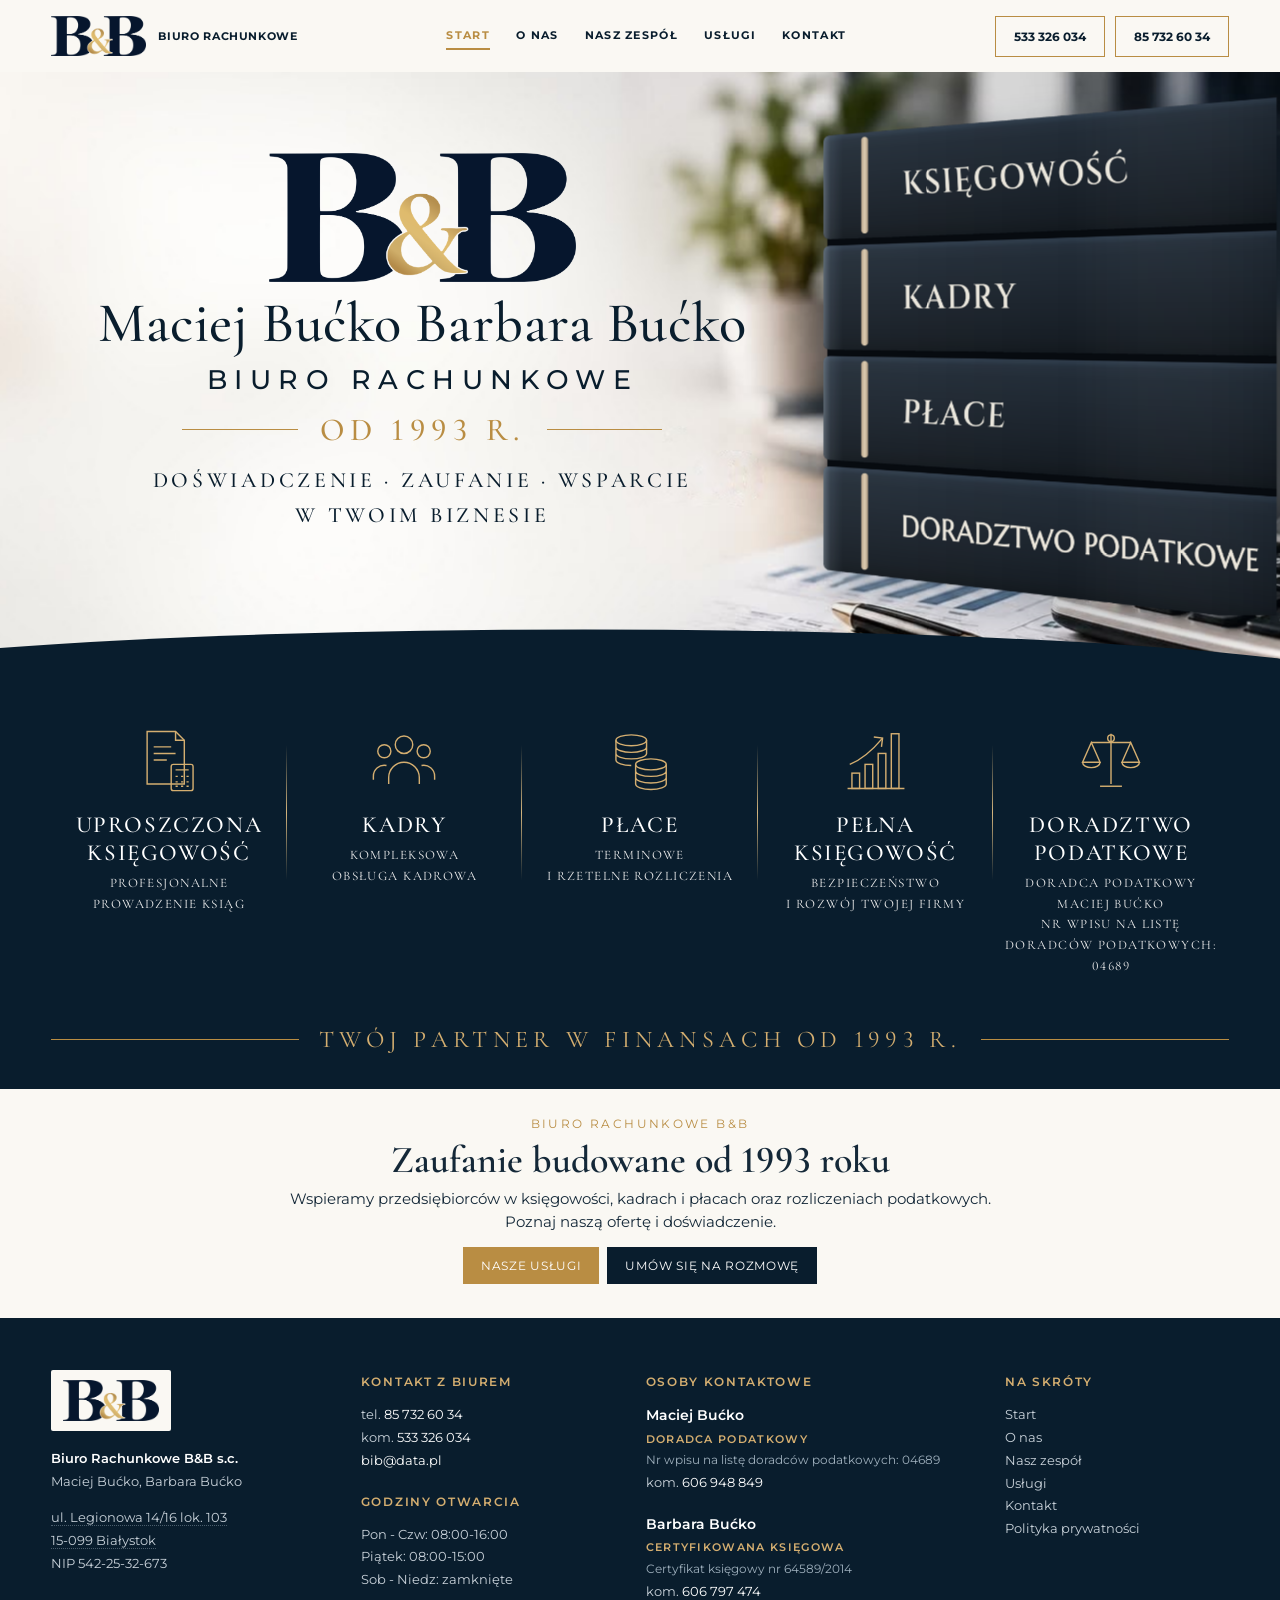
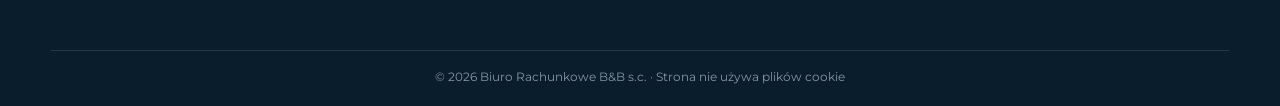
<file: index.html>
<!DOCTYPE html>
<html lang="pl"><head><meta charset="utf-8"/><meta content="width=device-width,initial-scale=1" name="viewport"/><meta content="Biuro Rachunkowe B&amp;B Maciej Bućko, Barbara Bućko - biuro rachunkowe w Białymstoku od 1993 r. Księgowość, kadry, płace, pełna księgowość i doradztwo podatkowe." name="description"/><title>Strona główna | Biuro Rachunkowe Bućko</title><link href="fonty.css?v=18" rel="stylesheet"/><link href="style.css?v=18" rel="stylesheet"/><link href="premium.css?v=18" rel="stylesheet"/><link href="hero-mb.css?v=18" rel="stylesheet"/><link href="wierny-baner.css?v=18" rel="stylesheet"/><link href="poprawki.css?v=18" rel="stylesheet"/><link href="hero-animacja.css?v=18" rel="stylesheet"/><link href="stopka.css?v=18" rel="stylesheet"/></head><body><header class="premium-nav"><a class="premium-brand" href="index.html"><img alt="B&amp;B - Biuro Rachunkowe Bućko" src="logo-bb-maly.png" width="240" height="101"/><span>BIURO RACHUNKOWE</span></a><a aria-label="Zadzwoń: 533 326 034" class="mobile-call" href="tel:+48533326034"><svg width="18" height="18" viewBox="0 0 24 24" aria-hidden="true"><path d="M5 4h3.5l1.8 4.5-2.3 1.4a11 11 0 0 0 6.1 6.1l1.4-2.3L20 15.5V19a1 1 0 0 1-1 1A16 16 0 0 1 4 5a1 1 0 0 1 1-1z"/></svg></a><button aria-expanded="false" aria-label="Pokaż menu" class="mobile-menu">☰</button><nav class="premium-links"><a class="current" href="index.html">START</a><a href="dlaczego-my.html">O NAS</a><a href="zespol.html">NASZ ZESPÓŁ</a><a href="uslugi.html">USŁUGI</a><a href="kontakt.html">KONTAKT</a></nav><div class="header-phones"><a class="premium-phone" href="tel:+48533326034">533 326 034</a><a class="premium-phone" href="tel:+48857326034">85 732 60 34</a></div></header>
<main><section class="mb-hero hero-live" aria-label="Biuro Rachunkowe Maciej Barbara Bućko - od 1993 roku"><div class="hero-bg" aria-hidden="true"><img alt="" class="hero-books" height="900" src="ksiegi-hero.png" width="786"/></div><div class="mb-center hero-text"><img alt="B&amp;B - Biuro Rachunkowe" class="mb-logo" height="419" src="logo-bb.png" width="1000"/><h1>Maciej Bućko <span>Barbara Bućko</span></h1><p class="mb-sub">BIURO RACHUNKOWE</p><p class="mb-since">OD 1993 R.</p><p class="mb-motto">DOŚWIADCZENIE · ZAUFANIE · WSPARCIE<br/>W TWOIM BIZNESIE</p></div></section><section class="mb-services" aria-label="Zakres usług"><div class="mb-services-grid"><a class="mb-service" href="uslugi.html"><svg width="70" height="70" viewBox="0 0 64 64" aria-hidden="true"><path d="M12 6h26l8 8v40H12z"/><path d="M38 6v8h8"/><path d="M18 20h16M18 26h20M18 32h12"/><rect x="34" y="36" width="20" height="24" rx="2"/><path d="M38 41h12M38 47h2M43 47h2M48 47h2M38 52h2M43 52h2M48 52h2M38 56h2M43 56h2M48 56h2"/></svg><h2>UPROSZCZONA KSIĘGOWOŚĆ</h2><p>PROFESJONALNE<br/>PROWADZENIE KSIĄG</p></a><a class="mb-service" href="uslugi.html"><svg width="70" height="70" viewBox="0 0 64 64" aria-hidden="true"><circle cx="32" cy="18" r="8"/><path d="M18 54v-6a14 14 0 0 1 28 0v6"/><circle cx="14" cy="24" r="6"/><path d="M4 50v-3a10 10 0 0 1 12-10"/><circle cx="50" cy="24" r="6"/><path d="M60 50v-3a10 10 0 0 0-12-10"/></svg><h2>KADRY</h2><p>KOMPLEKSOWA<br/>OBSŁUGA KADROWA</p></a><a class="mb-service" href="uslugi.html"><svg width="70" height="70" viewBox="0 0 64 64" aria-hidden="true"><ellipse cx="24" cy="14" rx="14" ry="5"/><path d="M10 14v6c0 2.8 6.3 5 14 5s14-2.2 14-5v-6M10 20v6c0 2.8 6.3 5 14 5s14-2.2 14-5v-6M10 26v6c0 2.8 6.3 5 14 5"/><ellipse cx="42" cy="36" rx="14" ry="5"/><path d="M28 36v6c0 2.8 6.3 5 14 5s14-2.2 14-5v-6M28 42v6c0 2.8 6.3 5 14 5s14-2.2 14-5v-6M28 48v6c0 2.8 6.3 5 14 5s14-2.2 14-5v-6"/></svg><h2>PŁACE</h2><p>TERMINOWE<br/>I RZETELNE ROZLICZENIA</p></a><a class="mb-service" href="uslugi.html"><svg width="70" height="70" viewBox="0 0 64 64" aria-hidden="true"><path d="M6 58h52"/><rect x="10" y="44" width="7" height="14"/><rect x="22" y="36" width="7" height="22"/><rect x="34" y="26" width="7" height="32"/><rect x="46" y="8" width="7" height="50"/><path d="M8 36c10-4 20-12 30-24"/><path d="M30 11l8 1-1 8"/></svg><h2>PEŁNA KSIĘGOWOŚĆ</h2><p>BEZPIECZEŃSTWO<br/>I ROZWÓJ TWOJEJ FIRMY</p></a><a class="mb-service" href="uslugi.html"><svg width="70" height="70" viewBox="0 0 64 64" aria-hidden="true"><path d="M32 8v46"/><path d="M22 56h20"/><path d="M14 16h36"/><circle cx="32" cy="12" r="3"/><path d="M14 16 6 34h16zM50 16l-8 18h16z"/><path d="M6 34a8 5 0 0 0 16 0M42 34a8 5 0 0 0 16 0"/></svg><h2>DORADZTWO PODATKOWE</h2><p>DORADCA PODATKOWY<br/>MACIEJ BUĆKO<br/>NR WPISU NA LISTĘ DORADCÓW PODATKOWYCH: 04689</p></a></div><p class="mb-services-end">TWÓJ PARTNER W FINANSACH OD 1993 R.</p></section><section class="mb-next"><span>BIURO RACHUNKOWE B&amp;B</span><h2 class="reveal-tile">Zaufanie budowane od 1993 roku</h2><p class="reveal-tile">Wspieramy przedsiębiorców w księgowości, kadrach i płacach oraz rozliczeniach podatkowych. Poznaj naszą ofertę i doświadczenie.</p><div class="reveal-tile"><a class="mb-btn" href="uslugi.html">NASZE USŁUGI</a><a class="mb-btn secondary" href="kontakt.html">UMÓW SIĘ NA ROZMOWĘ</a></div></section></main><footer class="site-footer"><div class="footer-grid"><div class="footer-col footer-brand"><img alt="B&amp;B - Biuro Rachunkowe" src="logo-bb-maly.png" width="120" height="50"/><p><b>Biuro Rachunkowe B&amp;B s.c.</b><br/>Maciej Bućko, Barbara Bućko</p><p><a class="map-link" href="https://maps.app.goo.gl/vNTqCQceU32byZa97" rel="noopener" target="_blank">ul. Legionowa 14/16 lok. 103<br/>15-099 Białystok</a><br/>NIP 542-25-32-673</p></div><div class="footer-col"><h3>Kontakt z biurem</h3><p>tel. <a href="tel:+48857326034">85 732 60 34</a><br/>kom. <a href="tel:+48533326034">533 326 034</a><br/><a href="mailto:bib@data.pl">bib@data.pl</a></p><h3 class="fh-2">Godziny otwarcia</h3><p>Pon - Czw: 08:00-16:00<br/>Piątek: 08:00-15:00<br/>Sob - Niedz: zamknięte</p></div><div class="footer-col footer-team"><h3>Osoby kontaktowe</h3><p><b>Maciej Bućko</b><br/><span class="ft-role">Doradca podatkowy</span><br/><span class="ft-cred">Nr wpisu na listę doradców podatkowych: 04689</span><br/>kom. <a href="tel:+48606948849">606 948 849</a></p><p><b>Barbara Bućko</b><br/><span class="ft-role">Certyfikowana księgowa</span><br/><span class="ft-cred">Certyfikat księgowy nr 64589/2014</span><br/>kom. <a href="tel:+48606797474">606 797 474</a></p></div><div class="footer-col"><h3>Na skróty</h3><p class="footer-links"><a href="index.html">Start</a><a href="dlaczego-my.html">O nas</a><a href="zespol.html">Nasz zespół</a><a href="uslugi.html">Usługi</a><a href="kontakt.html">Kontakt</a><a href="prywatnosc.html">Polityka prywatności</a></p></div></div><div class="footer-bottom">© 2026 Biuro Rachunkowe B&amp;B s.c. · Strona nie używa plików cookie</div></footer><script defer="" src="animacje.js?v=18"></script><script>document.querySelector('.mobile-menu').addEventListener('click',function(){let n=document.querySelector('.premium-links');n.classList.toggle('expanded');this.setAttribute('aria-expanded',n.classList.contains('expanded'))})</script><script defer="" src="teksty.js?v=18"></script></body></html>
</file>
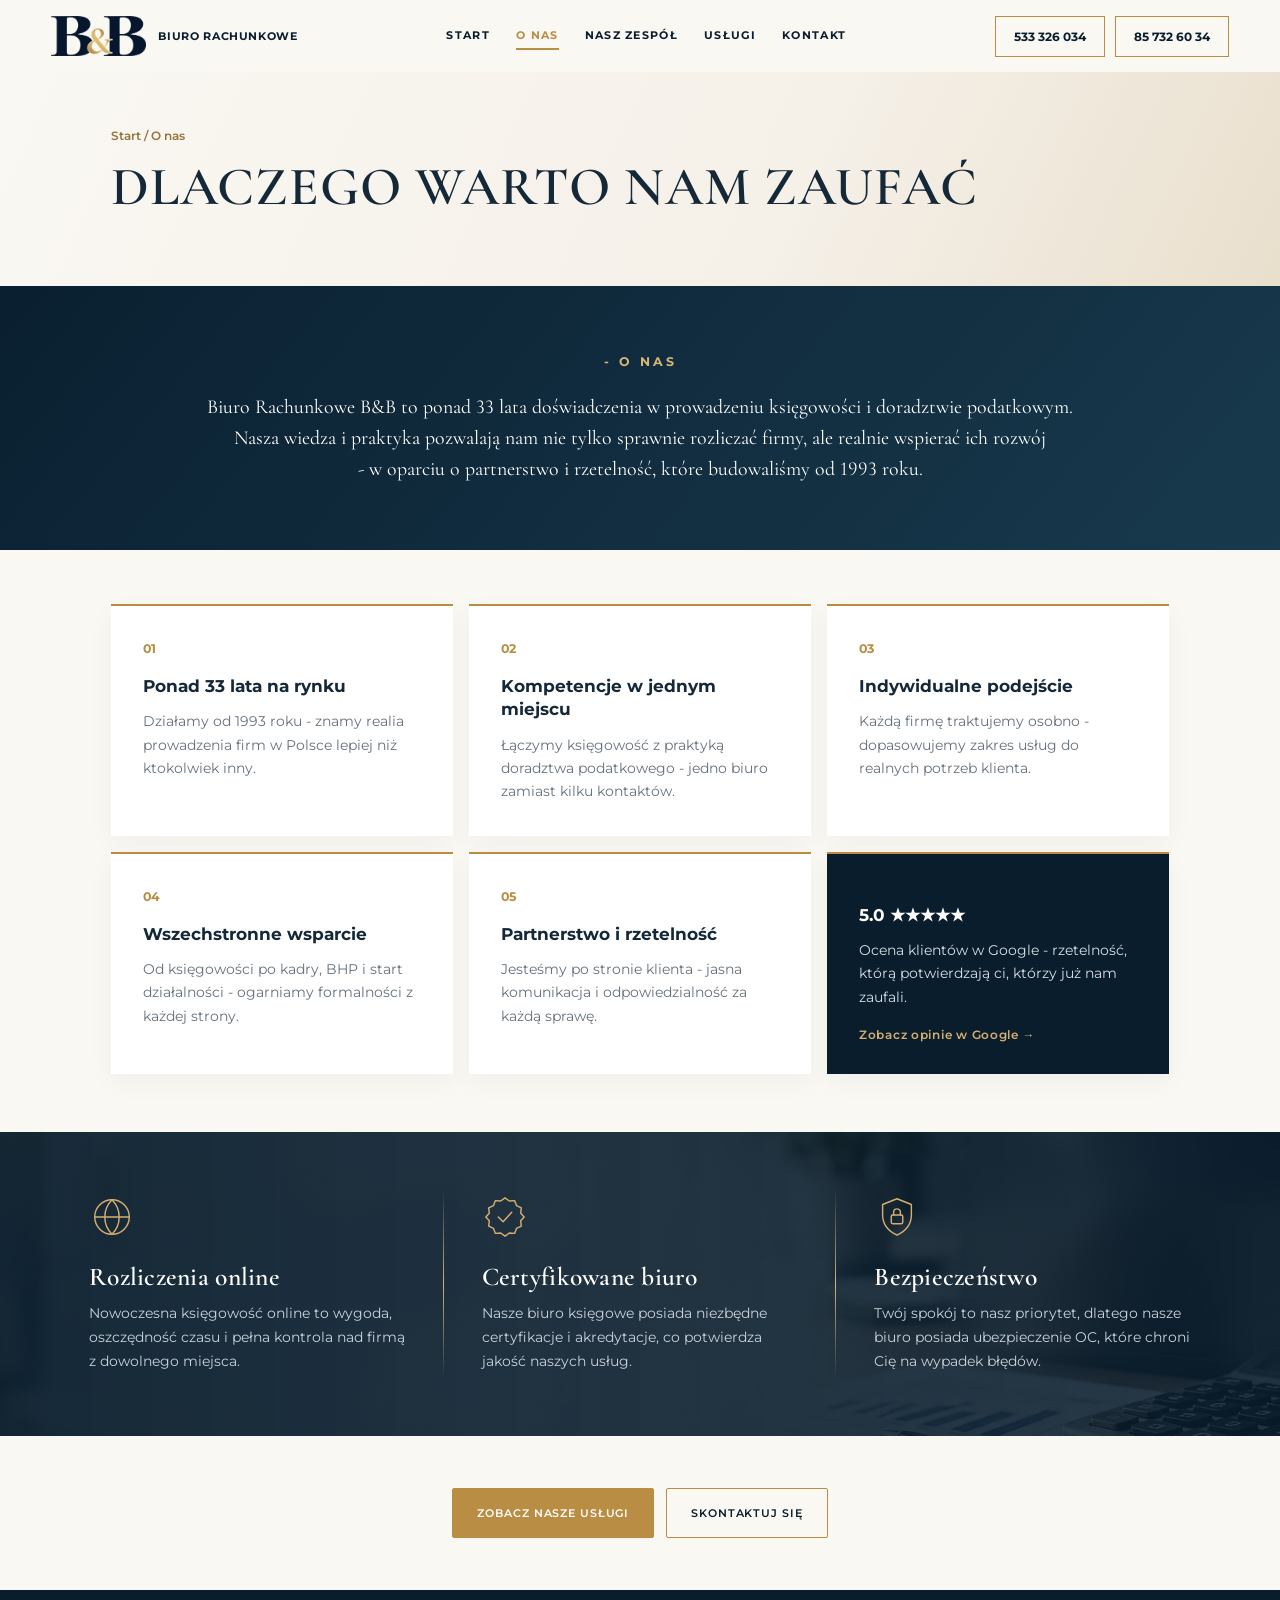
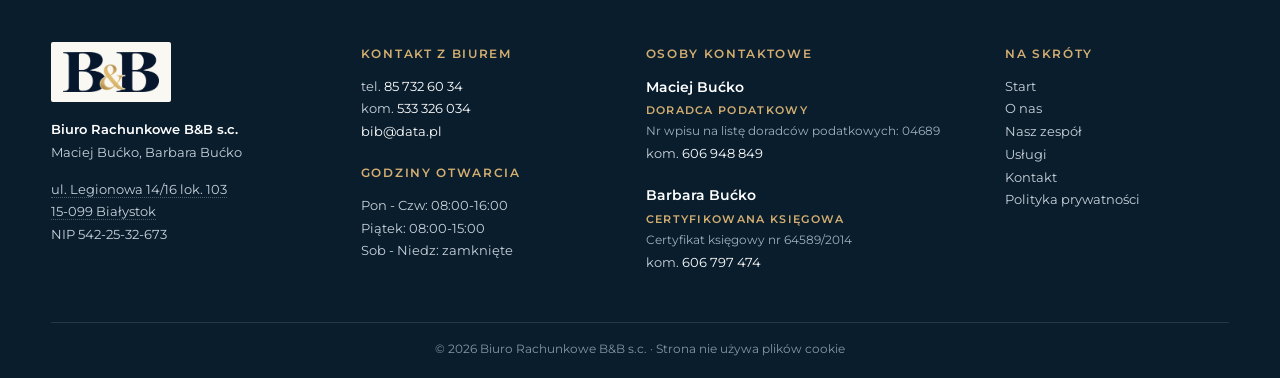
<file: dlaczego-my.html>
<!DOCTYPE html>
<html lang="pl"><head><meta charset="utf-8"/><meta content="width=device-width,initial-scale=1" name="viewport"/><meta content="Biuro Rachunkowe Bućko w Białymstoku. Księgowość, kadry, płace i doradztwo podatkowe od 1993 roku." name="description"/><title>O nas | Biuro Rachunkowe Bućko</title><link href="fonty.css?v=18" rel="stylesheet"/><link href="style.css?v=18" rel="stylesheet"/><link href="premium.css?v=18" rel="stylesheet"/><link href="hero-mb.css?v=18" rel="stylesheet"/><link href="poprawki.css?v=18" rel="stylesheet"/><link href="stopka.css?v=18" rel="stylesheet"/></head><body><header class="premium-nav"><a class="premium-brand" href="index.html"><img alt="B&amp;B - Biuro Rachunkowe Bućko" src="logo-bb-maly.png" width="240" height="101"/><span>BIURO RACHUNKOWE</span></a><a aria-label="Zadzwoń: 533 326 034" class="mobile-call" href="tel:+48533326034"><svg width="18" height="18" viewBox="0 0 24 24" aria-hidden="true"><path d="M5 4h3.5l1.8 4.5-2.3 1.4a11 11 0 0 0 6.1 6.1l1.4-2.3L20 15.5V19a1 1 0 0 1-1 1A16 16 0 0 1 4 5a1 1 0 0 1 1-1z"/></svg></a><button aria-expanded="false" aria-label="Pokaż menu" class="mobile-menu">☰</button><nav aria-label="Menu główne" class="premium-links"><a href="index.html">START</a><a class="current" href="dlaczego-my.html">O NAS</a><a href="zespol.html">NASZ ZESPÓŁ</a><a href="uslugi.html">USŁUGI</a><a href="kontakt.html">KONTAKT</a></nav><div class="header-phones"><a class="premium-phone" href="tel:+48533326034">533 326 034</a><a class="premium-phone" href="tel:+48857326034">85 732 60 34</a></div></header><section class="sky"><div class="container page-head"><div class="crumb"><a href="index.html">Start</a> / O nas</div><h1>DLACZEGO WARTO NAM ZAUFAĆ</h1></div></section><section class="quote"><div class="container"><small>- O NAS</small><p class="quote-compact"><span>Biuro Rachunkowe B&amp;B to ponad 33 lata doświadczenia w prowadzeniu księgowości i doradztwie podatkowym.</span> <span>Nasza wiedza i praktyka pozwalają nam nie tylko sprawnie rozliczać firmy, ale realnie wspierać ich rozwój</span> <span>- w oparciu o partnerstwo i rzetelność, które budowaliśmy od 1993 roku.</span></p></div></section><section class="container trust"><article><small>01</small><h3>Ponad 33 lata na rynku</h3><p>Działamy od 1993 roku - znamy realia prowadzenia firm w Polsce lepiej niż ktokolwiek inny.</p></article><article><small>02</small><h3>Kompetencje w jednym miejscu</h3><p>Łączymy księgowość z praktyką doradztwa podatkowego - jedno biuro zamiast kilku kontaktów.</p></article><article><small>03</small><h3>Indywidualne podejście</h3><p>Każdą firmę traktujemy osobno - dopasowujemy zakres usług do realnych potrzeb klienta.</p></article><article><small>04</small><h3>Wszechstronne wsparcie</h3><p>Od księgowości po kadry, BHP i start działalności - ogarniamy formalności z każdej strony.</p></article><article><small>05</small><h3>Partnerstwo i rzetelność</h3><p>Jesteśmy po stronie klienta - jasna komunikacja i odpowiedzialność za każdą sprawę.</p></article><a class="dark rating-tile" href="https://maps.app.goo.gl/vNTqCQceU32byZa97" rel="noopener" target="_blank"><h3>5.0 ★★★★★</h3><p>Ocena klientów w Google - rzetelność, którą potwierdzają ci, którzy już nam zaufali.</p><span class="rating-cta">Zobacz opinie w Google →</span></a></section><section class="trust-band" aria-label="Nasze atuty"><div class="trust-band-grid"><div class="tb-item"><svg width="46" height="46" viewBox="0 0 48 48" aria-hidden="true"><circle cx="24" cy="24" r="18"/><path d="M6 24h36M24 6c5 5 7.5 11 7.5 18S29 37 24 42M24 6c-5 5-7.5 11-7.5 18S19 37 24 42"/></svg><h3>Rozliczenia online</h3><p>Nowoczesna księgowość online to wygoda, oszczędność czasu i pełna kontrola nad firmą z dowolnego miejsca.</p></div><div class="tb-item"><svg width="46" height="46" viewBox="0 0 48 48" aria-hidden="true"><path d="M24 4l4.5 3.3 5.5-.4 2 5.2 5 2.4-.6 5.5L44 24l-3.6 4 .6 5.5-5 2.4-2 5.2-5.5-.4L24 44l-4.5-3.3-5.5.4-2-5.2-5-2.4.6-5.5L4 24l3.6-4L7 14.5l5-2.4 2-5.2 5.5.4z"/><path d="m17 24 5 5 9-10"/></svg><h3>Certyfikowane biuro</h3><p>Nasze biuro księgowe posiada niezbędne certyfikacje i akredytacje, co potwierdza jakość naszych usług.</p></div><div class="tb-item"><svg width="46" height="46" viewBox="0 0 48 48" aria-hidden="true"><path d="M24 5 9 11v11c0 10 6.5 17 15 21 8.5-4 15-11 15-21V11z"/><rect x="18" y="22" width="12" height="9" rx="1.5"/><path d="M20.5 22v-3a3.5 3.5 0 0 1 7 0v3"/></svg><h3>Bezpieczeństwo</h3><p>Twój spokój to nasz priorytet, dlatego nasze biuro posiada ubezpieczenie OC, które chroni Cię na wypadek błędów.</p></div></div></section><div class="actions"><a class="btn" href="uslugi.html">ZOBACZ NASZE USŁUGI</a><a class="btn outline" href="kontakt.html">SKONTAKTUJ SIĘ</a></div><footer class="site-footer"><div class="footer-grid"><div class="footer-col footer-brand"><img alt="B&amp;B - Biuro Rachunkowe" src="logo-bb-maly.png" width="120" height="50"/><p><b>Biuro Rachunkowe B&amp;B s.c.</b><br/>Maciej Bućko, Barbara Bućko</p><p><a class="map-link" href="https://maps.app.goo.gl/vNTqCQceU32byZa97" rel="noopener" target="_blank">ul. Legionowa 14/16 lok. 103<br/>15-099 Białystok</a><br/>NIP 542-25-32-673</p></div><div class="footer-col"><h3>Kontakt z biurem</h3><p>tel. <a href="tel:+48857326034">85 732 60 34</a><br/>kom. <a href="tel:+48533326034">533 326 034</a><br/><a href="mailto:bib@data.pl">bib@data.pl</a></p><h3 class="fh-2">Godziny otwarcia</h3><p>Pon - Czw: 08:00-16:00<br/>Piątek: 08:00-15:00<br/>Sob - Niedz: zamknięte</p></div><div class="footer-col footer-team"><h3>Osoby kontaktowe</h3><p><b>Maciej Bućko</b><br/><span class="ft-role">Doradca podatkowy</span><br/><span class="ft-cred">Nr wpisu na listę doradców podatkowych: 04689</span><br/>kom. <a href="tel:+48606948849">606 948 849</a></p><p><b>Barbara Bućko</b><br/><span class="ft-role">Certyfikowana księgowa</span><br/><span class="ft-cred">Certyfikat księgowy nr 64589/2014</span><br/>kom. <a href="tel:+48606797474">606 797 474</a></p></div><div class="footer-col"><h3>Na skróty</h3><p class="footer-links"><a href="index.html">Start</a><a href="dlaczego-my.html">O nas</a><a href="zespol.html">Nasz zespół</a><a href="uslugi.html">Usługi</a><a href="kontakt.html">Kontakt</a><a href="prywatnosc.html">Polityka prywatności</a></p></div></div><div class="footer-bottom">© 2026 Biuro Rachunkowe B&amp;B s.c. · Strona nie używa plików cookie</div></footer><script defer="" src="animacje.js?v=18"></script><script>document.querySelector('.mobile-menu').addEventListener('click',function(){let n=document.querySelector('.premium-links');n.classList.toggle('expanded');this.setAttribute('aria-expanded',n.classList.contains('expanded'))})</script><script defer="" src="teksty.js?v=18"></script></body></html>
</file>
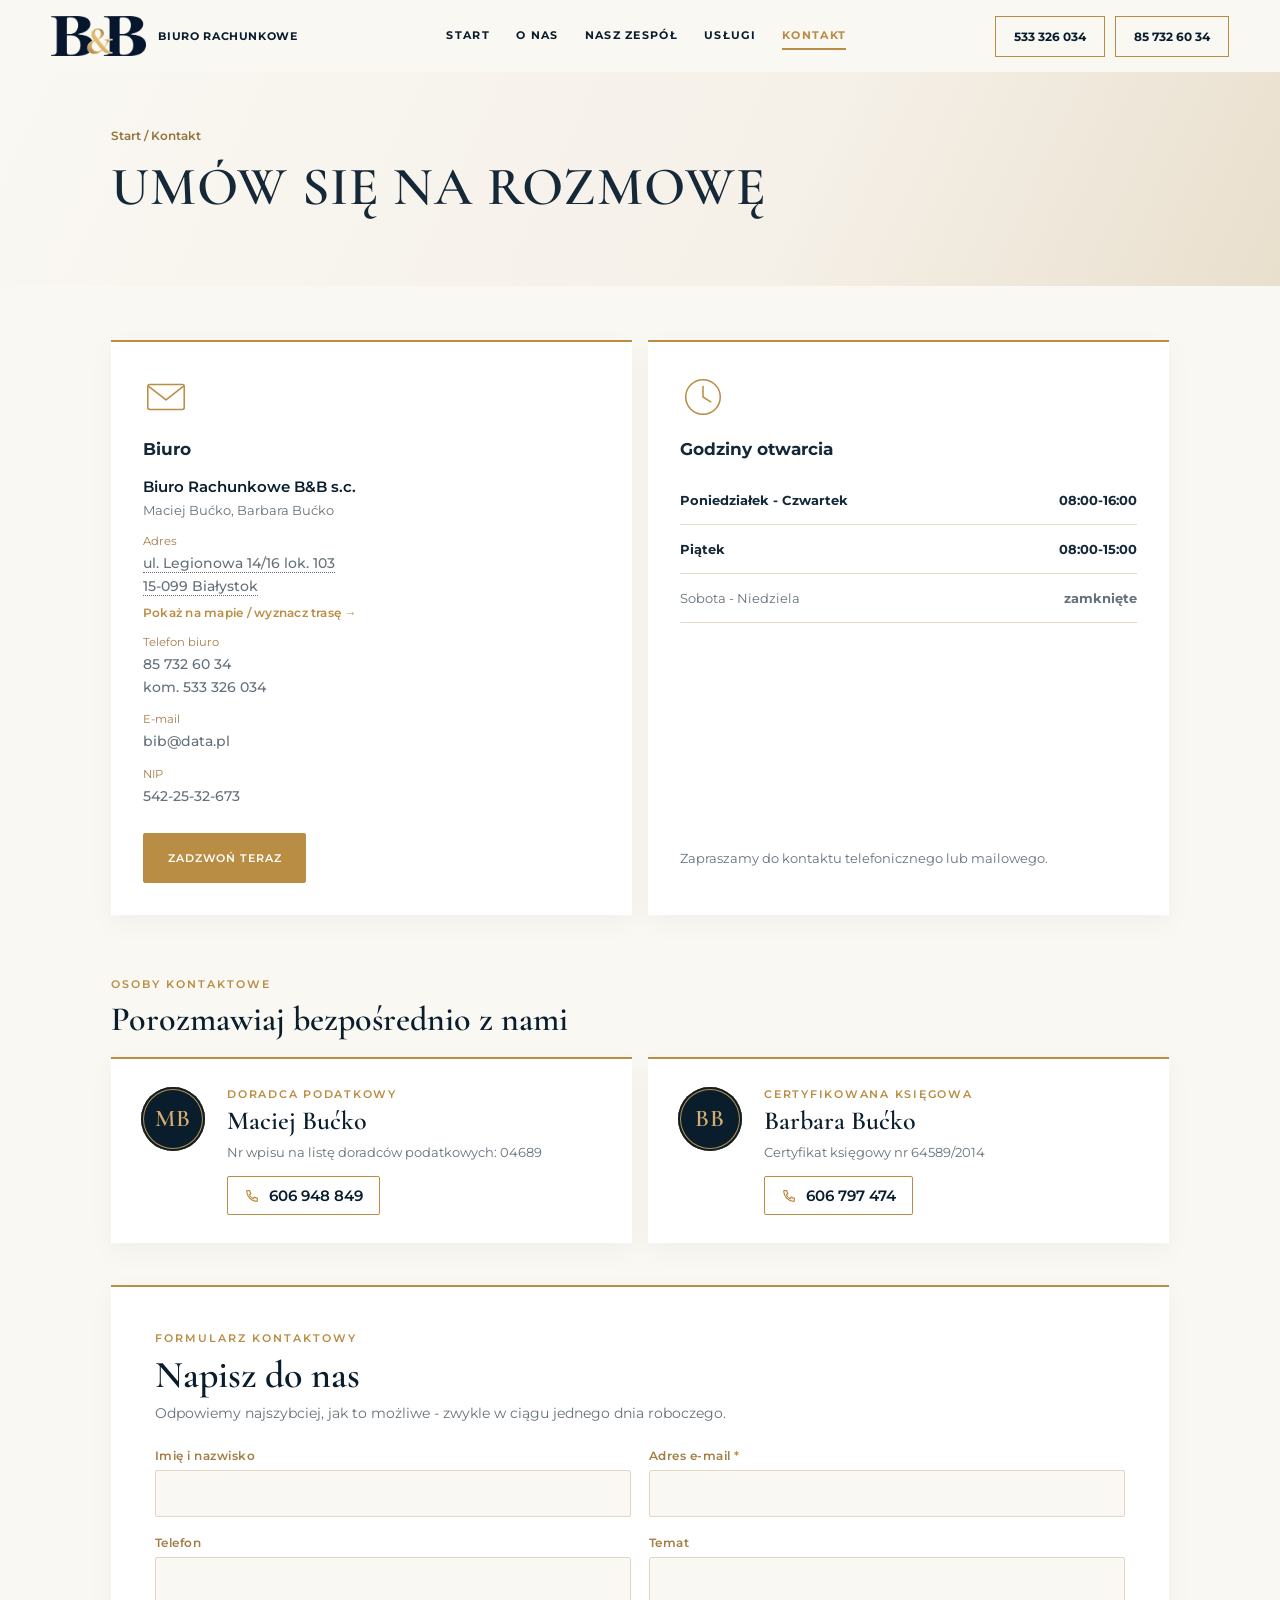
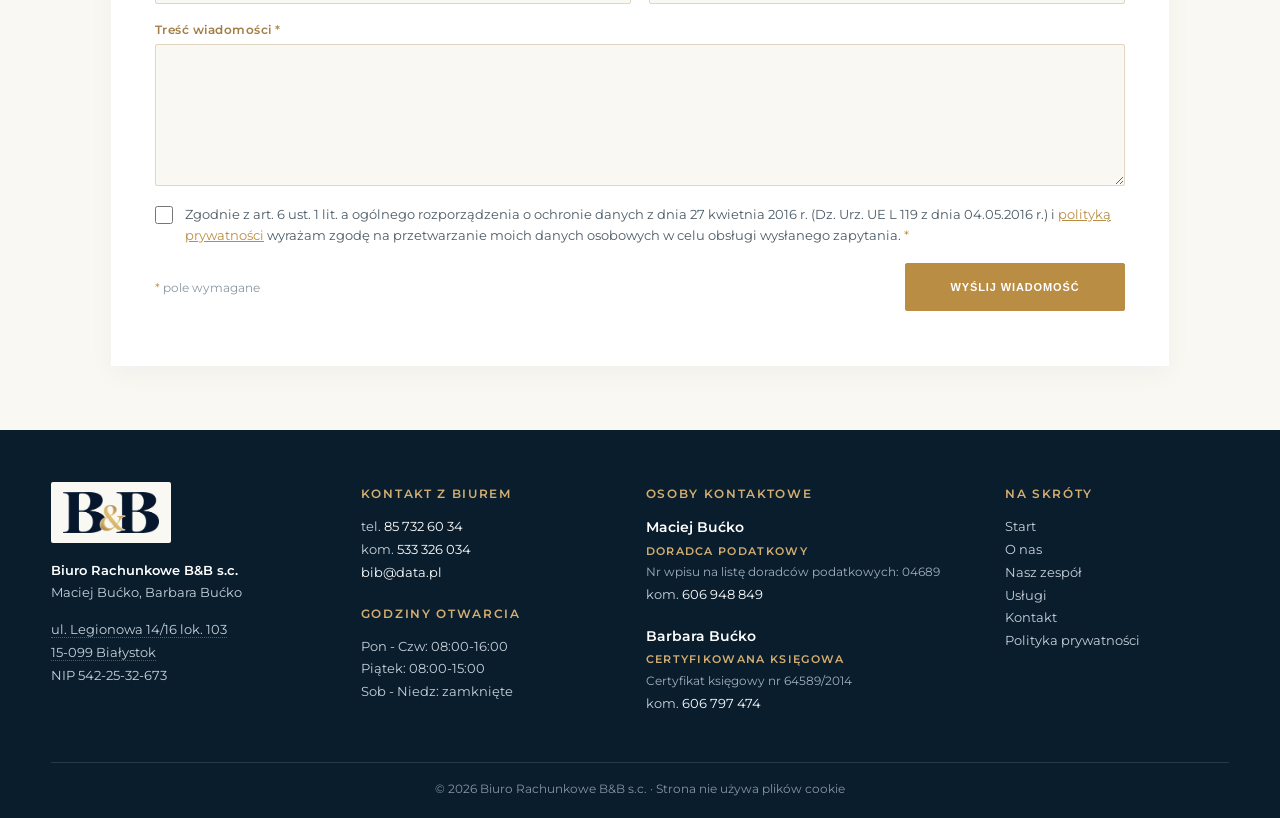
<file: kontakt.html>
<!DOCTYPE html>
<html lang="pl"><head><meta charset="utf-8"/><meta content="width=device-width,initial-scale=1" name="viewport"/><meta content="Biuro Rachunkowe Bućko w Białymstoku. Księgowość, kadry, płace i doradztwo podatkowe od 1993 roku." name="description"/><title>Kontakt | Biuro Rachunkowe Bućko</title><link href="fonty.css?v=18" rel="stylesheet"/><link href="style.css?v=18" rel="stylesheet"/><link href="premium.css?v=18" rel="stylesheet"/><link href="hero-mb.css?v=18" rel="stylesheet"/><link href="poprawki.css?v=18" rel="stylesheet"/><link href="stopka.css?v=18" rel="stylesheet"/></head><body><header class="premium-nav"><a class="premium-brand" href="index.html"><img alt="B&amp;B - Biuro Rachunkowe Bućko" src="logo-bb-maly.png" width="240" height="101"/><span>BIURO RACHUNKOWE</span></a><a aria-label="Zadzwoń: 533 326 034" class="mobile-call" href="tel:+48533326034"><svg width="18" height="18" viewBox="0 0 24 24" aria-hidden="true"><path d="M5 4h3.5l1.8 4.5-2.3 1.4a11 11 0 0 0 6.1 6.1l1.4-2.3L20 15.5V19a1 1 0 0 1-1 1A16 16 0 0 1 4 5a1 1 0 0 1 1-1z"/></svg></a><button aria-expanded="false" aria-label="Pokaż menu" class="mobile-menu">☰</button><nav aria-label="Menu główne" class="premium-links"><a href="index.html">START</a><a href="dlaczego-my.html">O NAS</a><a href="zespol.html">NASZ ZESPÓŁ</a><a href="uslugi.html">USŁUGI</a><a class="current" href="kontakt.html">KONTAKT</a></nav><div class="header-phones"><a class="premium-phone" href="tel:+48533326034">533 326 034</a><a class="premium-phone" href="tel:+48857326034">85 732 60 34</a></div></header><section class="sky"><div class="container page-head"><div class="crumb"><a href="index.html">Start</a> / Kontakt</div><h1>UMÓW SIĘ NA ROZMOWĘ</h1></div></section><main class="container contact-section">
<div class="contactgrid contact-cards">
<article class="contactleft contact-card service">
<span aria-hidden="true" class="ico"><svg width="46" height="46" viewBox="0 0 48 48" aria-hidden="true"><rect x="5" y="11" width="38" height="26" rx="2"/><path d="m6 13 18 14 18-14"/></svg></span>
<h2>Biuro</h2>
<div class="contact-details">
<p class="office-name"><b>Biuro Rachunkowe B&amp;B s.c.</b><br/><span>Maciej Bućko, Barbara Bućko</span></p>
<p><small>Adres</small><b><a class="map-link" href="https://maps.app.goo.gl/vNTqCQceU32byZa97" rel="noopener" target="_blank">ul. Legionowa 14/16 lok. 103<br/>15-099 Białystok</a></b><a class="map-cta" href="https://maps.app.goo.gl/vNTqCQceU32byZa97" rel="noopener" target="_blank">Pokaż na mapie / wyznacz trasę →</a></p>
<p><small>Telefon biuro</small><b><a href="tel:+48857326034">85 732 60 34</a><br/>kom. <a href="tel:+48533326034">533 326 034</a></b></p>
<p><small>E-mail</small><b><a href="mailto:bib@data.pl">bib@data.pl</a></b></p>
<p><small>NIP</small><b>542-25-32-673</b></p>
</div>
<a class="btn" href="tel:+48857326034">ZADZWOŃ TERAZ</a>
</article>
<article class="contactright contact-card service">
<span aria-hidden="true" class="ico"><svg width="46" height="46" viewBox="0 0 48 48" aria-hidden="true"><circle cx="24" cy="24" r="18"/><path d="M24 13v11l8 5"/></svg></span>
<h2>Godziny otwarcia</h2>
<div class="hours"><b>Poniedziałek - Czwartek</b><b>08:00-16:00</b></div>
<div class="hours"><b>Piątek</b><b>08:00-15:00</b></div>
<div class="hours"><span>Sobota - Niedziela</span><b>zamknięte</b></div>
<p class="contact-note">Zapraszamy do kontaktu telefonicznego lub mailowego.</p>
</article>
</div>
<section class="team-section" aria-label="Osoby kontaktowe"><div class="team-head"><span class="cf-eyebrow">OSOBY KONTAKTOWE</span><h2>Porozmawiaj bezpośrednio z nami</h2></div><div class="team-grid"><article class="person-card"><div class="person-mono" aria-hidden="true">MB</div><div class="person-body"><span class="person-role">DORADCA PODATKOWY</span><h3>Maciej Bućko</h3><p>Nr wpisu na listę doradców podatkowych: 04689</p><a class="person-phone" href="tel:+48606948849"><svg width="18" height="18" viewBox="0 0 24 24" aria-hidden="true"><path d="M5 4h3.5l1.8 4.5-2.3 1.4a11 11 0 0 0 6.1 6.1l1.4-2.3L20 15.5V19a1 1 0 0 1-1 1A16 16 0 0 1 4 5a1 1 0 0 1 1-1z"/></svg>606 948 849</a></div></article><article class="person-card"><div class="person-mono" aria-hidden="true">BB</div><div class="person-body"><span class="person-role">CERTYFIKOWANA KSIĘGOWA</span><h3>Barbara Bućko</h3><p>Certyfikat księgowy nr 64589/2014</p><a class="person-phone" href="tel:+48606797474"><svg width="18" height="18" viewBox="0 0 24 24" aria-hidden="true"><path d="M5 4h3.5l1.8 4.5-2.3 1.4a11 11 0 0 0 6.1 6.1l1.4-2.3L20 15.5V19a1 1 0 0 1-1 1A16 16 0 0 1 4 5a1 1 0 0 1 1-1z"/></svg>606 797 474</a></div></article></div></section>
<section class="contact-form-wrap" id="formularz">
<div class="cf-head"><span class="cf-eyebrow">FORMULARZ KONTAKTOWY</span><h2>Napisz do nas</h2><p>Odpowiemy najszybciej, jak to możliwe - zwykle w ciągu jednego dnia roboczego.</p></div>
<form class="contact-form" id="contact-form" action="https://formsubmit.co/bib@data.pl" method="POST" novalidate>
<input type="hidden" name="_subject" value="Nowa wiadomość ze strony - Biuro Rachunkowe B&amp;B"/>
<input type="hidden" name="_template" value="table"/>
<input type="hidden" name="_captcha" value="false"/>
<input type="text" name="_honey" class="cf-honey" tabindex="-1" autocomplete="off" aria-hidden="true"/>
<div class="cf-row">
<label class="cf-field"><span>Imię i nazwisko</span><input type="text" name="Imię i nazwisko" autocomplete="name"/></label>
<label class="cf-field"><span>Adres e-mail <i>*</i></span><input type="email" name="email" autocomplete="email" required/></label>
</div>
<div class="cf-row">
<label class="cf-field"><span>Telefon</span><input type="tel" name="Telefon" autocomplete="tel"/></label>
<label class="cf-field"><span>Temat</span><input type="text" name="Temat"/></label>
</div>
<label class="cf-field"><span>Treść wiadomości <i>*</i></span><textarea name="Treść" rows="6" required></textarea></label>
<label class="cf-consent"><input type="checkbox" name="Zgoda" value="Tak" required/><span>Zgodnie z art. 6 ust. 1 lit. a ogólnego rozporządzenia o ochronie danych z dnia 27 kwietnia 2016 r. (Dz. Urz. UE L 119 z dnia 04.05.2016 r.) i <a href="prywatnosc.html">polityką prywatności</a> wyrażam zgodę na przetwarzanie moich danych osobowych w celu obsługi wysłanego zapytania. <i>*</i></span></label>
<div class="cf-foot"><small><i>*</i> pole wymagane</small><button class="btn cf-submit" type="submit">WYŚLIJ WIADOMOŚĆ</button></div>
<p class="cf-status" role="status" aria-live="polite"></p>
</form>
</section>
</main><footer class="site-footer"><div class="footer-grid"><div class="footer-col footer-brand"><img alt="B&amp;B - Biuro Rachunkowe" src="logo-bb-maly.png" width="120" height="50"/><p><b>Biuro Rachunkowe B&amp;B s.c.</b><br/>Maciej Bućko, Barbara Bućko</p><p><a class="map-link" href="https://maps.app.goo.gl/vNTqCQceU32byZa97" rel="noopener" target="_blank">ul. Legionowa 14/16 lok. 103<br/>15-099 Białystok</a><br/>NIP 542-25-32-673</p></div><div class="footer-col"><h3>Kontakt z biurem</h3><p>tel. <a href="tel:+48857326034">85 732 60 34</a><br/>kom. <a href="tel:+48533326034">533 326 034</a><br/><a href="mailto:bib@data.pl">bib@data.pl</a></p><h3 class="fh-2">Godziny otwarcia</h3><p>Pon - Czw: 08:00-16:00<br/>Piątek: 08:00-15:00<br/>Sob - Niedz: zamknięte</p></div><div class="footer-col footer-team"><h3>Osoby kontaktowe</h3><p><b>Maciej Bućko</b><br/><span class="ft-role">Doradca podatkowy</span><br/><span class="ft-cred">Nr wpisu na listę doradców podatkowych: 04689</span><br/>kom. <a href="tel:+48606948849">606 948 849</a></p><p><b>Barbara Bućko</b><br/><span class="ft-role">Certyfikowana księgowa</span><br/><span class="ft-cred">Certyfikat księgowy nr 64589/2014</span><br/>kom. <a href="tel:+48606797474">606 797 474</a></p></div><div class="footer-col"><h3>Na skróty</h3><p class="footer-links"><a href="index.html">Start</a><a href="dlaczego-my.html">O nas</a><a href="zespol.html">Nasz zespół</a><a href="uslugi.html">Usługi</a><a href="kontakt.html">Kontakt</a><a href="prywatnosc.html">Polityka prywatności</a></p></div></div><div class="footer-bottom">© 2026 Biuro Rachunkowe B&amp;B s.c. · Strona nie używa plików cookie</div></footer><script defer="" src="animacje.js?v=18"></script><script>document.querySelector('.mobile-menu').addEventListener('click',function(){let n=document.querySelector('.premium-links');n.classList.toggle('expanded');this.setAttribute('aria-expanded',n.classList.contains('expanded'))})</script><script defer="" src="formularz.js?v=18"></script><script defer="" src="teksty.js?v=18"></script></body></html>
</file>
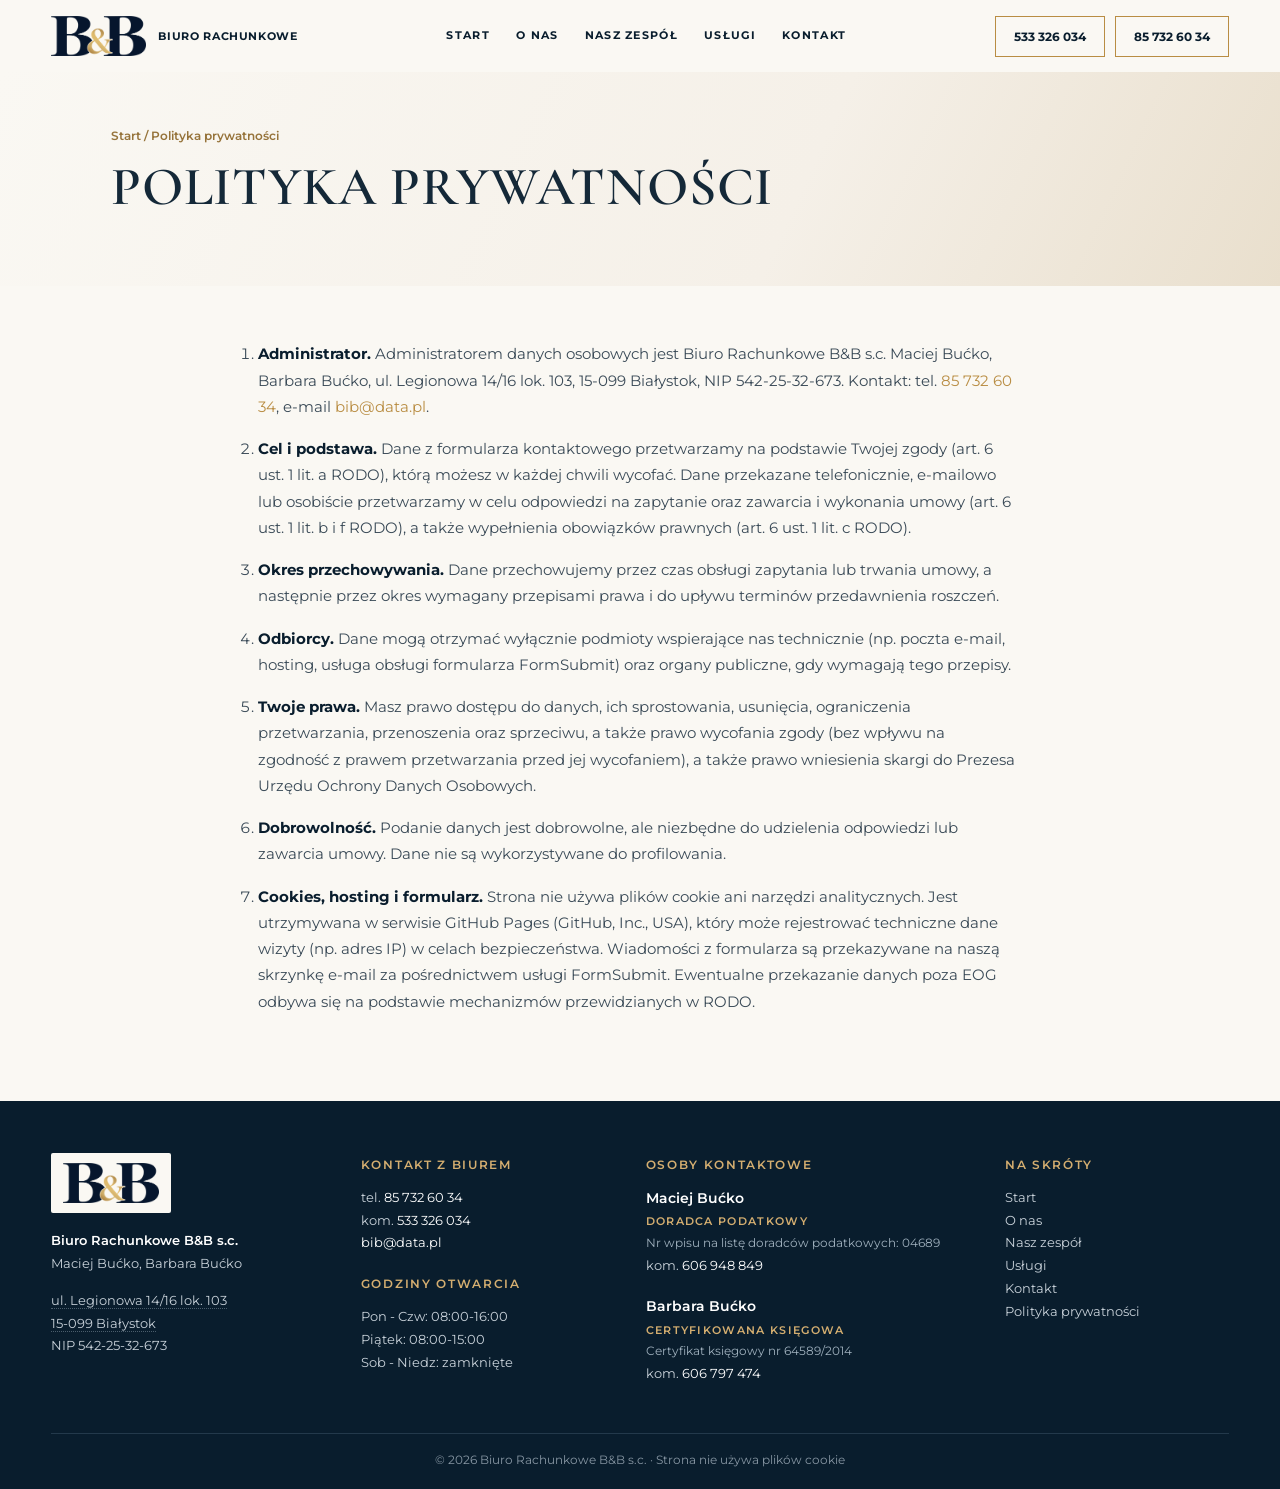
<file: prywatnosc.html>
<!DOCTYPE html>
<html lang="pl"><head><meta charset="utf-8"/><meta content="width=device-width,initial-scale=1" name="viewport"/><meta content="Biuro Rachunkowe Bućko w Białymstoku. Księgowość, kadry, płace i doradztwo podatkowe od 1993 roku." name="description"/><title>Polityka prywatności | Biuro Rachunkowe Bućko</title><link href="fonty.css?v=18" rel="stylesheet"/><link href="style.css?v=18" rel="stylesheet"/><link href="premium.css?v=18" rel="stylesheet"/><link href="hero-mb.css?v=18" rel="stylesheet"/><link href="poprawki.css?v=18" rel="stylesheet"/><link href="stopka.css?v=18" rel="stylesheet"/></head><body><header class="premium-nav"><a class="premium-brand" href="index.html"><img alt="B&amp;B - Biuro Rachunkowe Bućko" src="logo-bb-maly.png" width="240" height="101"/><span>BIURO RACHUNKOWE</span></a><a aria-label="Zadzwoń: 533 326 034" class="mobile-call" href="tel:+48533326034"><svg width="18" height="18" viewBox="0 0 24 24" aria-hidden="true"><path d="M5 4h3.5l1.8 4.5-2.3 1.4a11 11 0 0 0 6.1 6.1l1.4-2.3L20 15.5V19a1 1 0 0 1-1 1A16 16 0 0 1 4 5a1 1 0 0 1 1-1z"/></svg></a><button aria-expanded="false" aria-label="Pokaż menu" class="mobile-menu">☰</button><nav aria-label="Menu główne" class="premium-links"><a href="index.html">START</a><a href="dlaczego-my.html">O NAS</a><a href="zespol.html">NASZ ZESPÓŁ</a><a href="uslugi.html">USŁUGI</a><a href="kontakt.html">KONTAKT</a></nav><div class="header-phones"><a class="premium-phone" href="tel:+48533326034">533 326 034</a><a class="premium-phone" href="tel:+48857326034">85 732 60 34</a></div></header><section class="sky"><div class="container page-head"><div class="crumb"><a href="index.html">Start</a> / Polityka prywatności</div><h1>POLITYKA PRYWATNOŚCI</h1></div></section>
<main class="container privacy">
<ol class="privacy-list">
<li><b>Administrator.</b> Administratorem danych osobowych jest Biuro Rachunkowe B&amp;B s.c. Maciej Bućko, Barbara Bućko, ul. Legionowa 14/16 lok. 103, 15-099 Białystok, NIP 542-25-32-673. Kontakt: tel. <a href="tel:+48857326034">85 732 60 34</a>, e-mail <a href="mailto:bib@data.pl">bib@data.pl</a>.</li>
<li><b>Cel i podstawa.</b> Dane z formularza kontaktowego przetwarzamy na podstawie Twojej zgody (art. 6 ust. 1 lit. a RODO), którą możesz w każdej chwili wycofać. Dane przekazane telefonicznie, e-mailowo lub osobiście przetwarzamy w celu odpowiedzi na zapytanie oraz zawarcia i wykonania umowy (art. 6 ust. 1 lit. b i f RODO), a także wypełnienia obowiązków prawnych (art. 6 ust. 1 lit. c RODO).</li>
<li><b>Okres przechowywania.</b> Dane przechowujemy przez czas obsługi zapytania lub trwania umowy, a następnie przez okres wymagany przepisami prawa i do upływu terminów przedawnienia roszczeń.</li>
<li><b>Odbiorcy.</b> Dane mogą otrzymać wyłącznie podmioty wspierające nas technicznie (np. poczta e-mail, hosting, usługa obsługi formularza FormSubmit) oraz organy publiczne, gdy wymagają tego przepisy.</li>
<li><b>Twoje prawa.</b> Masz prawo dostępu do danych, ich sprostowania, usunięcia, ograniczenia przetwarzania, przenoszenia oraz sprzeciwu, a także prawo wycofania zgody (bez wpływu na zgodność z prawem przetwarzania przed jej wycofaniem), a także prawo wniesienia skargi do Prezesa Urzędu Ochrony Danych Osobowych.</li>
<li><b>Dobrowolność.</b> Podanie danych jest dobrowolne, ale niezbędne do udzielenia odpowiedzi lub zawarcia umowy. Dane nie są wykorzystywane do profilowania.</li>
<li><b>Cookies, hosting i formularz.</b> Strona nie używa plików cookie ani narzędzi analitycznych. Jest utrzymywana w serwisie GitHub Pages (GitHub, Inc., USA), który może rejestrować techniczne dane wizyty (np. adres IP) w celach bezpieczeństwa. Wiadomości z formularza są przekazywane na naszą skrzynkę e-mail za pośrednictwem usługi FormSubmit. Ewentualne przekazanie danych poza EOG odbywa się na podstawie mechanizmów przewidzianych w RODO.</li>
</ol>
</main><footer class="site-footer"><div class="footer-grid"><div class="footer-col footer-brand"><img alt="B&amp;B - Biuro Rachunkowe" src="logo-bb-maly.png" width="120" height="50"/><p><b>Biuro Rachunkowe B&amp;B s.c.</b><br/>Maciej Bućko, Barbara Bućko</p><p><a class="map-link" href="https://maps.app.goo.gl/vNTqCQceU32byZa97" rel="noopener" target="_blank">ul. Legionowa 14/16 lok. 103<br/>15-099 Białystok</a><br/>NIP 542-25-32-673</p></div><div class="footer-col"><h3>Kontakt z biurem</h3><p>tel. <a href="tel:+48857326034">85 732 60 34</a><br/>kom. <a href="tel:+48533326034">533 326 034</a><br/><a href="mailto:bib@data.pl">bib@data.pl</a></p><h3 class="fh-2">Godziny otwarcia</h3><p>Pon - Czw: 08:00-16:00<br/>Piątek: 08:00-15:00<br/>Sob - Niedz: zamknięte</p></div><div class="footer-col footer-team"><h3>Osoby kontaktowe</h3><p><b>Maciej Bućko</b><br/><span class="ft-role">Doradca podatkowy</span><br/><span class="ft-cred">Nr wpisu na listę doradców podatkowych: 04689</span><br/>kom. <a href="tel:+48606948849">606 948 849</a></p><p><b>Barbara Bućko</b><br/><span class="ft-role">Certyfikowana księgowa</span><br/><span class="ft-cred">Certyfikat księgowy nr 64589/2014</span><br/>kom. <a href="tel:+48606797474">606 797 474</a></p></div><div class="footer-col"><h3>Na skróty</h3><p class="footer-links"><a href="index.html">Start</a><a href="dlaczego-my.html">O nas</a><a href="zespol.html">Nasz zespół</a><a href="uslugi.html">Usługi</a><a href="kontakt.html">Kontakt</a><a href="prywatnosc.html">Polityka prywatności</a></p></div></div><div class="footer-bottom">© 2026 Biuro Rachunkowe B&amp;B s.c. · Strona nie używa plików cookie</div></footer><script defer="" src="animacje.js?v=18"></script><script>document.querySelector('.mobile-menu').addEventListener('click',function(){let n=document.querySelector('.premium-links');n.classList.toggle('expanded');this.setAttribute('aria-expanded',n.classList.contains('expanded'))})</script><script defer="" src="teksty.js?v=18"></script></body></html>
</file>
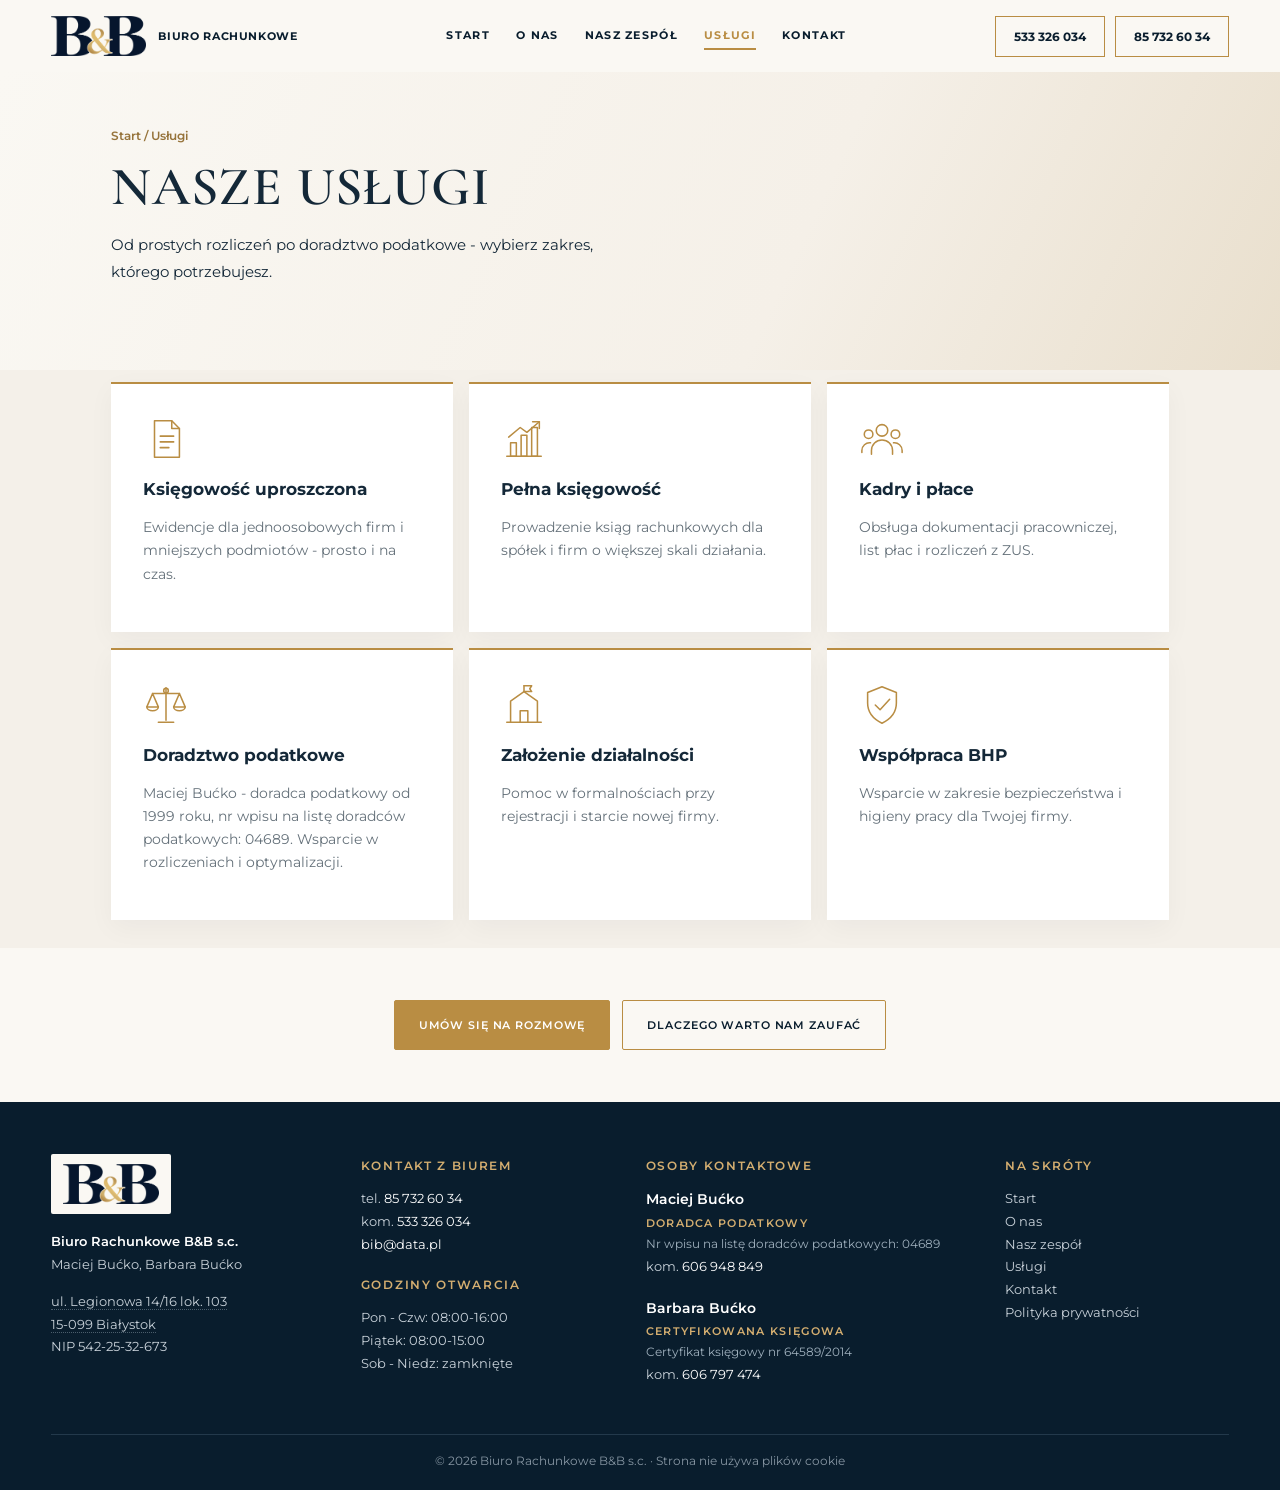
<file: uslugi.html>
<!DOCTYPE html>
<html lang="pl"><head><meta charset="utf-8"/><meta content="width=device-width,initial-scale=1" name="viewport"/><meta content="Biuro Rachunkowe Bućko w Białymstoku. Księgowość, kadry, płace i doradztwo podatkowe od 1993 roku." name="description"/><title>Nasze usługi | Biuro Rachunkowe Bućko</title><link href="fonty.css?v=18" rel="stylesheet"/><link href="style.css?v=18" rel="stylesheet"/><link href="premium.css?v=18" rel="stylesheet"/><link href="hero-mb.css?v=18" rel="stylesheet"/><link href="poprawki.css?v=18" rel="stylesheet"/><link href="stopka.css?v=18" rel="stylesheet"/></head><body><header class="premium-nav"><a class="premium-brand" href="index.html"><img alt="B&amp;B - Biuro Rachunkowe Bućko" src="logo-bb-maly.png" width="240" height="101"/><span>BIURO RACHUNKOWE</span></a><a aria-label="Zadzwoń: 533 326 034" class="mobile-call" href="tel:+48533326034"><svg width="18" height="18" viewBox="0 0 24 24" aria-hidden="true"><path d="M5 4h3.5l1.8 4.5-2.3 1.4a11 11 0 0 0 6.1 6.1l1.4-2.3L20 15.5V19a1 1 0 0 1-1 1A16 16 0 0 1 4 5a1 1 0 0 1 1-1z"/></svg></a><button aria-expanded="false" aria-label="Pokaż menu" class="mobile-menu">☰</button><nav aria-label="Menu główne" class="premium-links"><a href="index.html">START</a><a href="dlaczego-my.html">O NAS</a><a href="zespol.html">NASZ ZESPÓŁ</a><a class="current" href="uslugi.html">USŁUGI</a><a href="kontakt.html">KONTAKT</a></nav><div class="header-phones"><a class="premium-phone" href="tel:+48533326034">533 326 034</a><a class="premium-phone" href="tel:+48857326034">85 732 60 34</a></div></header><section class="sky"><div class="container page-head"><div class="crumb"><a href="index.html">Start</a> / Usługi</div><h1>NASZE USŁUGI</h1><p>Od prostych rozliczeń po doradztwo podatkowe - wybierz zakres, którego potrzebujesz.</p></div></section><section class="services-wrap"><div class="container services"><article class="service"><div class="ico"><svg width="46" height="46" viewBox="0 0 48 48" aria-hidden="true"><path d="M12 5h18l8 8v30H12z"/><path d="M30 5v8h8"/><path d="M18 21h14M18 27h14M18 33h9"/></svg></div><h3>Księgowość uproszczona</h3><p>Ewidencje dla jednoosobowych firm i mniejszych podmiotów - prosto i na czas.</p></article><article class="service"><div class="ico"><svg width="46" height="46" viewBox="0 0 48 48" aria-hidden="true"><path d="M6 42h36"/><rect x="10" y="28" width="6" height="14"/><rect x="21" y="20" width="6" height="22"/><rect x="32" y="12" width="6" height="30"/><path d="M8 22 20 12l7 5 13-11"/><path d="M33 6h7v7"/></svg></div><h3>Pełna księgowość</h3><p>Prowadzenie ksiąg rachunkowych dla spółek i firm o większej skali działania.</p></article><article class="service"><div class="ico"><svg width="46" height="46" viewBox="0 0 48 48" aria-hidden="true"><circle cx="24" cy="15" r="6"/><path d="M13 40v-4a11 11 0 0 1 22 0v4"/><circle cx="10" cy="19" r="4.5"/><path d="M3 38v-2a8 8 0 0 1 9-8"/><circle cx="38" cy="19" r="4.5"/><path d="M45 38v-2a8 8 0 0 0-9-8"/></svg></div><h3>Kadry i płace</h3><p>Obsługa dokumentacji pracowniczej, list płac i rozliczeń z ZUS.</p></article><article class="service"><div class="ico"><svg width="46" height="46" viewBox="0 0 48 48" aria-hidden="true"><path d="M24 6v34"/><path d="M16 42h16"/><path d="M10 12h28"/><circle cx="24" cy="9" r="2.4"/><path d="M10 12 4 26h12zM38 12l-6 14h12z"/><path d="M4 26a6 4 0 0 0 12 0M32 26a6 4 0 0 0 12 0"/></svg></div><h3>Doradztwo podatkowe</h3><p>Maciej Bućko - doradca podatkowy od 1999 roku, nr wpisu na listę doradców podatkowych: 04689. Wsparcie w rozliczeniach i optymalizacji.</p></article><article class="service"><div class="ico"><svg width="46" height="46" viewBox="0 0 48 48" aria-hidden="true"><path d="M6 42h36"/><path d="M10 42V20l14-10 14 10v22"/><path d="M20 42V30h8v12"/><path d="M24 4v6"/><path d="M24 4h8l-2 3 2 3h-8"/></svg></div><h3>Założenie działalności</h3><p>Pomoc w formalnościach przy rejestracji i starcie nowej firmy.</p></article><article class="service"><div class="ico"><svg width="46" height="46" viewBox="0 0 48 48" aria-hidden="true"><path d="M24 5 9 11v11c0 10 6.5 17 15 21 8.5-4 15-11 15-21V11z"/><path d="m17 24 5 5 10-11"/></svg></div><h3>Współpraca BHP</h3><p>Wsparcie w zakresie bezpieczeństwa i higieny pracy dla Twojej firmy.</p></article></div></section><div class="actions"><a class="btn" href="kontakt.html">UMÓW SIĘ NA ROZMOWĘ</a><a class="btn outline" href="dlaczego-my.html">DLACZEGO WARTO NAM ZAUFAĆ</a></div><footer class="site-footer"><div class="footer-grid"><div class="footer-col footer-brand"><img alt="B&amp;B - Biuro Rachunkowe" src="logo-bb-maly.png" width="120" height="50"/><p><b>Biuro Rachunkowe B&amp;B s.c.</b><br/>Maciej Bućko, Barbara Bućko</p><p><a class="map-link" href="https://maps.app.goo.gl/vNTqCQceU32byZa97" rel="noopener" target="_blank">ul. Legionowa 14/16 lok. 103<br/>15-099 Białystok</a><br/>NIP 542-25-32-673</p></div><div class="footer-col"><h3>Kontakt z biurem</h3><p>tel. <a href="tel:+48857326034">85 732 60 34</a><br/>kom. <a href="tel:+48533326034">533 326 034</a><br/><a href="mailto:bib@data.pl">bib@data.pl</a></p><h3 class="fh-2">Godziny otwarcia</h3><p>Pon - Czw: 08:00-16:00<br/>Piątek: 08:00-15:00<br/>Sob - Niedz: zamknięte</p></div><div class="footer-col footer-team"><h3>Osoby kontaktowe</h3><p><b>Maciej Bućko</b><br/><span class="ft-role">Doradca podatkowy</span><br/><span class="ft-cred">Nr wpisu na listę doradców podatkowych: 04689</span><br/>kom. <a href="tel:+48606948849">606 948 849</a></p><p><b>Barbara Bućko</b><br/><span class="ft-role">Certyfikowana księgowa</span><br/><span class="ft-cred">Certyfikat księgowy nr 64589/2014</span><br/>kom. <a href="tel:+48606797474">606 797 474</a></p></div><div class="footer-col"><h3>Na skróty</h3><p class="footer-links"><a href="index.html">Start</a><a href="dlaczego-my.html">O nas</a><a href="zespol.html">Nasz zespół</a><a href="uslugi.html">Usługi</a><a href="kontakt.html">Kontakt</a><a href="prywatnosc.html">Polityka prywatności</a></p></div></div><div class="footer-bottom">© 2026 Biuro Rachunkowe B&amp;B s.c. · Strona nie używa plików cookie</div></footer><script defer="" src="animacje.js?v=18"></script><script>document.querySelector('.mobile-menu').addEventListener('click',function(){let n=document.querySelector('.premium-links');n.classList.toggle('expanded');this.setAttribute('aria-expanded',n.classList.contains('expanded'))})</script><script defer="" src="teksty.js?v=18"></script></body></html>
</file>
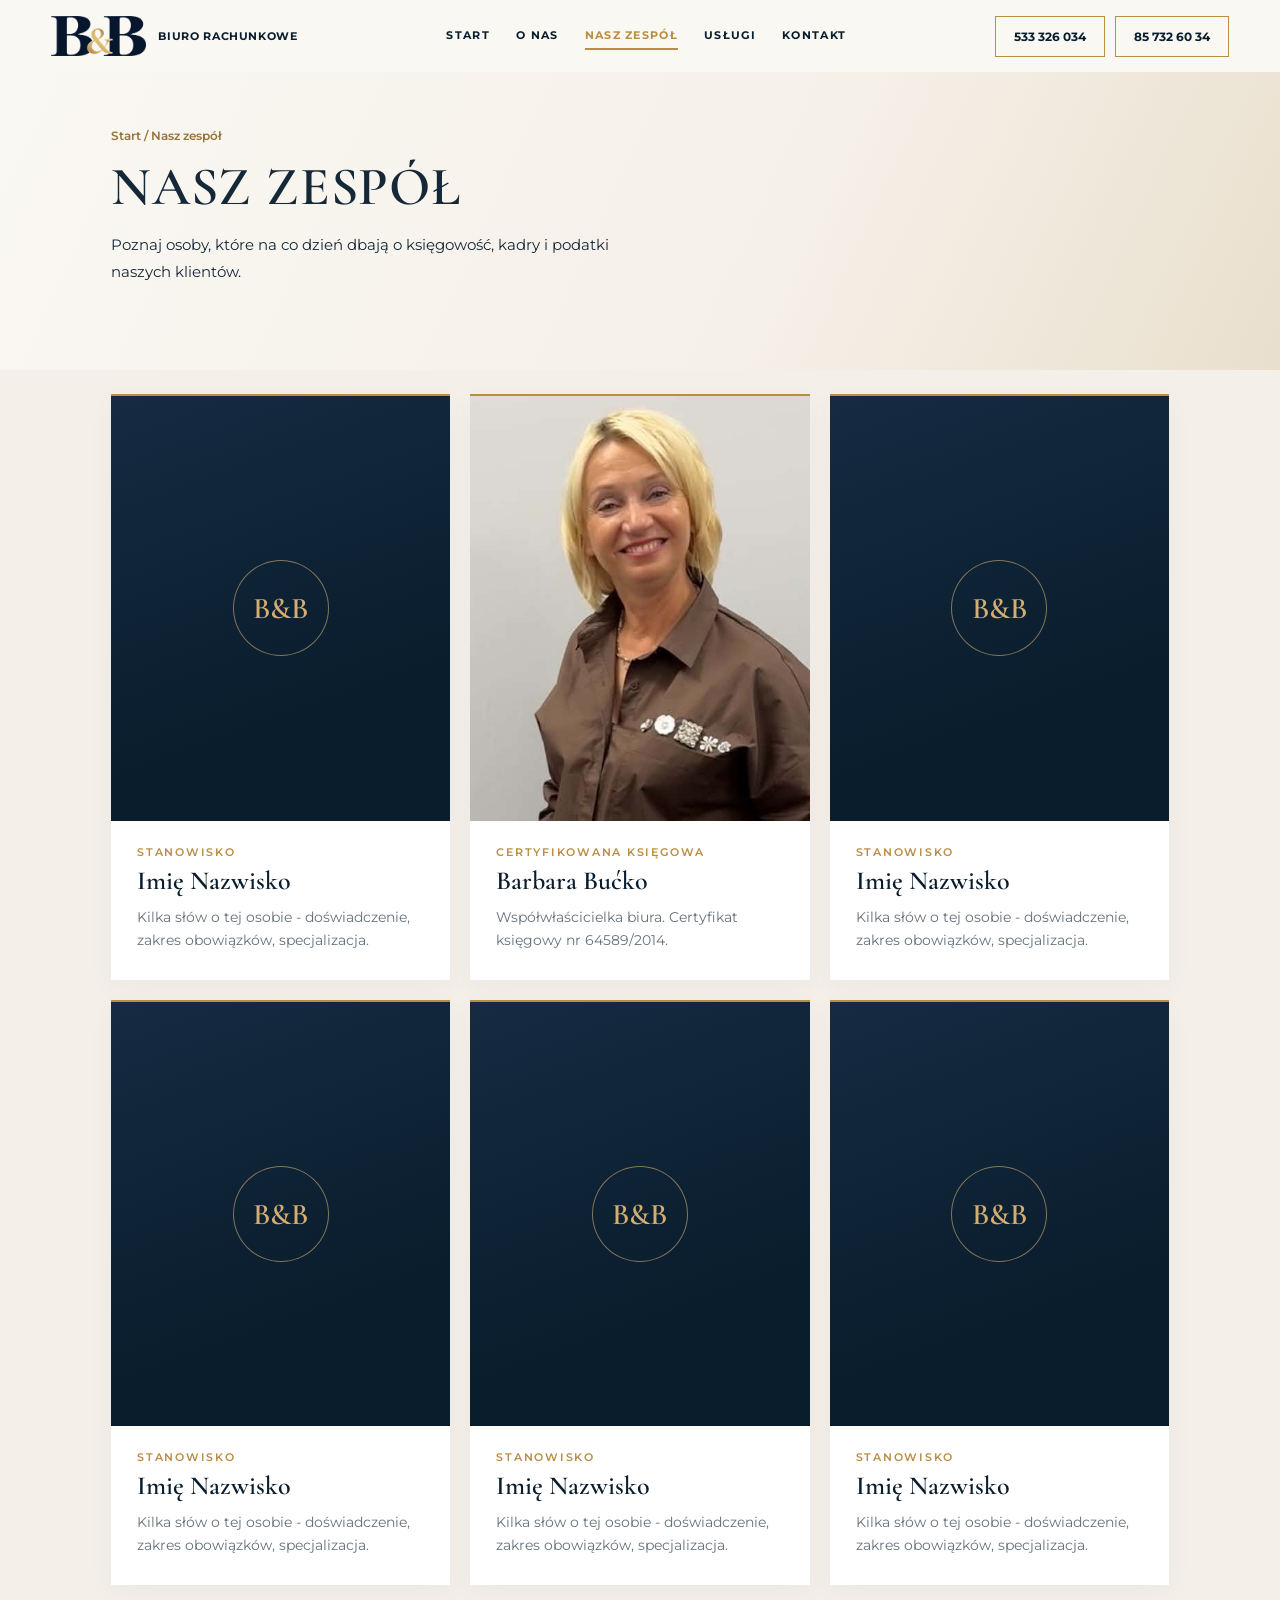
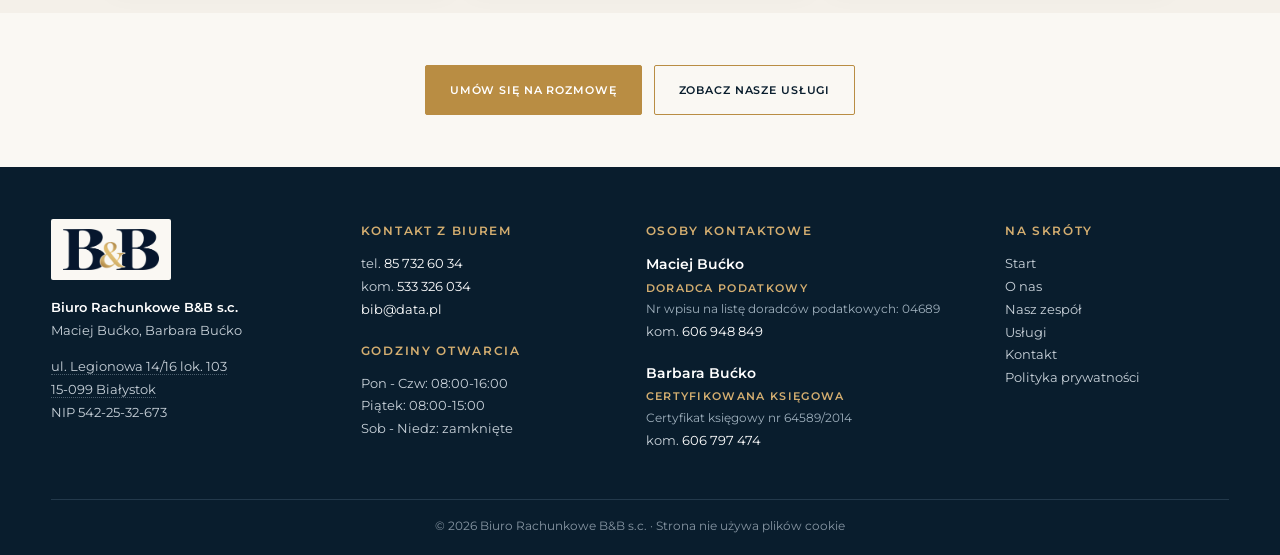
<file: zespol.html>
<!DOCTYPE html>
<html lang="pl"><head><meta charset="utf-8"/><meta content="width=device-width,initial-scale=1" name="viewport"/><meta content="Biuro Rachunkowe Bućko w Białymstoku. Księgowość, kadry, płace i doradztwo podatkowe od 1993 roku." name="description"/><title>Nasz zespół | Biuro Rachunkowe Bućko</title><link href="fonty.css?v=18" rel="stylesheet"/><link href="style.css?v=18" rel="stylesheet"/><link href="premium.css?v=18" rel="stylesheet"/><link href="hero-mb.css?v=18" rel="stylesheet"/><link href="poprawki.css?v=18" rel="stylesheet"/><link href="stopka.css?v=18" rel="stylesheet"/></head><body><header class="premium-nav"><a class="premium-brand" href="index.html"><img alt="B&amp;B - Biuro Rachunkowe Bućko" src="logo-bb-maly.png" width="240" height="101"/><span>BIURO RACHUNKOWE</span></a><a aria-label="Zadzwoń: 533 326 034" class="mobile-call" href="tel:+48533326034"><svg width="18" height="18" viewBox="0 0 24 24" aria-hidden="true"><path d="M5 4h3.5l1.8 4.5-2.3 1.4a11 11 0 0 0 6.1 6.1l1.4-2.3L20 15.5V19a1 1 0 0 1-1 1A16 16 0 0 1 4 5a1 1 0 0 1 1-1z"/></svg></a><button aria-expanded="false" aria-label="Pokaż menu" class="mobile-menu">☰</button><nav aria-label="Menu główne" class="premium-links"><a href="index.html">START</a><a href="dlaczego-my.html">O NAS</a><a class="current" href="zespol.html">NASZ ZESPÓŁ</a><a href="uslugi.html">USŁUGI</a><a href="kontakt.html">KONTAKT</a></nav><div class="header-phones"><a class="premium-phone" href="tel:+48533326034">533 326 034</a><a class="premium-phone" href="tel:+48857326034">85 732 60 34</a></div></header><section class="sky"><div class="container page-head"><div class="crumb"><a href="index.html">Start</a> / Nasz zespół</div><h1>NASZ ZESPÓŁ</h1><p>Poznaj osoby, które na co dzień dbają o księgowość, kadry i podatki naszych klientów.</p></div></section><section class="team-page"><div class="container team-cards">
<article class="member">
<div class="member-photo"><span class="member-ph" aria-hidden="true">B&amp;B</span><!-- zdjęcie: <img src="zespol-1.jpg" alt="Imię Nazwisko"/> --></div>
<div class="member-body"><span class="member-role">STANOWISKO</span><h3>Imię Nazwisko</h3><p>Kilka słów o tej osobie - doświadczenie, zakres obowiązków, specjalizacja.</p></div>
</article>
<article class="member">
<div class="member-photo"><img src="zespol-barbara-bucko.jpg" alt="Barbara Bućko" width="494" height="618" loading="lazy"/></div>
<div class="member-body"><span class="member-role">CERTYFIKOWANA KSIĘGOWA</span><h3>Barbara Bućko</h3><p>Współwłaścicielka biura. Certyfikat księgowy nr 64589/2014.</p></div>
</article>
<article class="member">
<div class="member-photo"><span class="member-ph" aria-hidden="true">B&amp;B</span><!-- zdjęcie: <img src="zespol-3.jpg" alt="Imię Nazwisko"/> --></div>
<div class="member-body"><span class="member-role">STANOWISKO</span><h3>Imię Nazwisko</h3><p>Kilka słów o tej osobie - doświadczenie, zakres obowiązków, specjalizacja.</p></div>
</article>
<article class="member">
<div class="member-photo"><span class="member-ph" aria-hidden="true">B&amp;B</span><!-- zdjęcie: <img src="zespol-4.jpg" alt="Imię Nazwisko"/> --></div>
<div class="member-body"><span class="member-role">STANOWISKO</span><h3>Imię Nazwisko</h3><p>Kilka słów o tej osobie - doświadczenie, zakres obowiązków, specjalizacja.</p></div>
</article>
<article class="member">
<div class="member-photo"><span class="member-ph" aria-hidden="true">B&amp;B</span><!-- zdjęcie: <img src="zespol-5.jpg" alt="Imię Nazwisko"/> --></div>
<div class="member-body"><span class="member-role">STANOWISKO</span><h3>Imię Nazwisko</h3><p>Kilka słów o tej osobie - doświadczenie, zakres obowiązków, specjalizacja.</p></div>
</article>
<article class="member">
<div class="member-photo"><span class="member-ph" aria-hidden="true">B&amp;B</span><!-- zdjęcie: <img src="zespol-6.jpg" alt="Imię Nazwisko"/> --></div>
<div class="member-body"><span class="member-role">STANOWISKO</span><h3>Imię Nazwisko</h3><p>Kilka słów o tej osobie - doświadczenie, zakres obowiązków, specjalizacja.</p></div>
</article>
</div></section><div class="actions"><a class="btn" href="kontakt.html">UMÓW SIĘ NA ROZMOWĘ</a><a class="btn outline" href="uslugi.html">ZOBACZ NASZE USŁUGI</a></div><footer class="site-footer"><div class="footer-grid"><div class="footer-col footer-brand"><img alt="B&amp;B - Biuro Rachunkowe" src="logo-bb-maly.png" width="120" height="50"/><p><b>Biuro Rachunkowe B&amp;B s.c.</b><br/>Maciej Bućko, Barbara Bućko</p><p><a class="map-link" href="https://maps.app.goo.gl/vNTqCQceU32byZa97" rel="noopener" target="_blank">ul. Legionowa 14/16 lok. 103<br/>15-099 Białystok</a><br/>NIP 542-25-32-673</p></div><div class="footer-col"><h3>Kontakt z biurem</h3><p>tel. <a href="tel:+48857326034">85 732 60 34</a><br/>kom. <a href="tel:+48533326034">533 326 034</a><br/><a href="mailto:bib@data.pl">bib@data.pl</a></p><h3 class="fh-2">Godziny otwarcia</h3><p>Pon - Czw: 08:00-16:00<br/>Piątek: 08:00-15:00<br/>Sob - Niedz: zamknięte</p></div><div class="footer-col footer-team"><h3>Osoby kontaktowe</h3><p><b>Maciej Bućko</b><br/><span class="ft-role">Doradca podatkowy</span><br/><span class="ft-cred">Nr wpisu na listę doradców podatkowych: 04689</span><br/>kom. <a href="tel:+48606948849">606 948 849</a></p><p><b>Barbara Bućko</b><br/><span class="ft-role">Certyfikowana księgowa</span><br/><span class="ft-cred">Certyfikat księgowy nr 64589/2014</span><br/>kom. <a href="tel:+48606797474">606 797 474</a></p></div><div class="footer-col"><h3>Na skróty</h3><p class="footer-links"><a href="index.html">Start</a><a href="dlaczego-my.html">O nas</a><a href="zespol.html">Nasz zespół</a><a href="uslugi.html">Usługi</a><a href="kontakt.html">Kontakt</a><a href="prywatnosc.html">Polityka prywatności</a></p></div></div><div class="footer-bottom">© 2026 Biuro Rachunkowe B&amp;B s.c. · Strona nie używa plików cookie</div></footer><script defer="" src="animacje.js?v=18"></script><script>document.querySelector('.mobile-menu').addEventListener('click',function(){let n=document.querySelector('.premium-links');n.classList.toggle('expanded');this.setAttribute('aria-expanded',n.classList.contains('expanded'))})</script><script defer="" src="teksty.js?v=18"></script></body></html>
</file>
<file: fonty.css>
/* Czcionki hostowane lokalnie (bez Google Fonts) */
@font-face{font-family:'Cormorant Garamond';font-style:normal;font-display:swap;font-weight:400;src:url('cormorant-garamond-latin-ext-400-normal.woff2') format('woff2');unicode-range:U+0100-02AF,U+0304,U+0308,U+0329,U+1E00-1E9F,U+1EF2-1EFF,U+2020,U+20A0-20AB,U+20AD-20C0,U+2113,U+2C60-2C7F,U+A720-A7FF}
@font-face{font-family:'Cormorant Garamond';font-style:normal;font-display:swap;font-weight:400;src:url('cormorant-garamond-latin-400-normal.woff2') format('woff2');unicode-range:U+0000-00FF,U+0131,U+0152-0153,U+02BB-02BC,U+02C6,U+02DA,U+02DC,U+0304,U+0308,U+0329,U+2000-206F,U+2074,U+20AC,U+2122,U+2191,U+2193,U+2212,U+2215,U+FEFF,U+FFFD}
@font-face{font-family:'Cormorant Garamond';font-style:normal;font-display:swap;font-weight:500;src:url('cormorant-garamond-latin-ext-500-normal.woff2') format('woff2');unicode-range:U+0100-02AF,U+0304,U+0308,U+0329,U+1E00-1E9F,U+1EF2-1EFF,U+2020,U+20A0-20AB,U+20AD-20C0,U+2113,U+2C60-2C7F,U+A720-A7FF}
@font-face{font-family:'Cormorant Garamond';font-style:normal;font-display:swap;font-weight:500;src:url('cormorant-garamond-latin-500-normal.woff2') format('woff2');unicode-range:U+0000-00FF,U+0131,U+0152-0153,U+02BB-02BC,U+02C6,U+02DA,U+02DC,U+0304,U+0308,U+0329,U+2000-206F,U+2074,U+20AC,U+2122,U+2191,U+2193,U+2212,U+2215,U+FEFF,U+FFFD}
@font-face{font-family:'Cormorant Garamond';font-style:normal;font-display:swap;font-weight:600;src:url('cormorant-garamond-latin-ext-600-normal.woff2') format('woff2');unicode-range:U+0100-02AF,U+0304,U+0308,U+0329,U+1E00-1E9F,U+1EF2-1EFF,U+2020,U+20A0-20AB,U+20AD-20C0,U+2113,U+2C60-2C7F,U+A720-A7FF}
@font-face{font-family:'Cormorant Garamond';font-style:normal;font-display:swap;font-weight:600;src:url('cormorant-garamond-latin-600-normal.woff2') format('woff2');unicode-range:U+0000-00FF,U+0131,U+0152-0153,U+02BB-02BC,U+02C6,U+02DA,U+02DC,U+0304,U+0308,U+0329,U+2000-206F,U+2074,U+20AC,U+2122,U+2191,U+2193,U+2212,U+2215,U+FEFF,U+FFFD}
@font-face{font-family:'Cormorant Garamond';font-style:normal;font-display:swap;font-weight:700;src:url('cormorant-garamond-latin-ext-700-normal.woff2') format('woff2');unicode-range:U+0100-02AF,U+0304,U+0308,U+0329,U+1E00-1E9F,U+1EF2-1EFF,U+2020,U+20A0-20AB,U+20AD-20C0,U+2113,U+2C60-2C7F,U+A720-A7FF}
@font-face{font-family:'Cormorant Garamond';font-style:normal;font-display:swap;font-weight:700;src:url('cormorant-garamond-latin-700-normal.woff2') format('woff2');unicode-range:U+0000-00FF,U+0131,U+0152-0153,U+02BB-02BC,U+02C6,U+02DA,U+02DC,U+0304,U+0308,U+0329,U+2000-206F,U+2074,U+20AC,U+2122,U+2191,U+2193,U+2212,U+2215,U+FEFF,U+FFFD}
@font-face{font-family:'Montserrat';font-style:normal;font-display:swap;font-weight:400;src:url('montserrat-latin-ext-400-normal.woff2') format('woff2');unicode-range:U+0100-02AF,U+0304,U+0308,U+0329,U+1E00-1E9F,U+1EF2-1EFF,U+2020,U+20A0-20AB,U+20AD-20C0,U+2113,U+2C60-2C7F,U+A720-A7FF}
@font-face{font-family:'Montserrat';font-style:normal;font-display:swap;font-weight:400;src:url('montserrat-latin-400-normal.woff2') format('woff2');unicode-range:U+0000-00FF,U+0131,U+0152-0153,U+02BB-02BC,U+02C6,U+02DA,U+02DC,U+0304,U+0308,U+0329,U+2000-206F,U+2074,U+20AC,U+2122,U+2191,U+2193,U+2212,U+2215,U+FEFF,U+FFFD}
@font-face{font-family:'Montserrat';font-style:normal;font-display:swap;font-weight:500;src:url('montserrat-latin-ext-500-normal.woff2') format('woff2');unicode-range:U+0100-02AF,U+0304,U+0308,U+0329,U+1E00-1E9F,U+1EF2-1EFF,U+2020,U+20A0-20AB,U+20AD-20C0,U+2113,U+2C60-2C7F,U+A720-A7FF}
@font-face{font-family:'Montserrat';font-style:normal;font-display:swap;font-weight:500;src:url('montserrat-latin-500-normal.woff2') format('woff2');unicode-range:U+0000-00FF,U+0131,U+0152-0153,U+02BB-02BC,U+02C6,U+02DA,U+02DC,U+0304,U+0308,U+0329,U+2000-206F,U+2074,U+20AC,U+2122,U+2191,U+2193,U+2212,U+2215,U+FEFF,U+FFFD}
@font-face{font-family:'Montserrat';font-style:normal;font-display:swap;font-weight:600;src:url('montserrat-latin-ext-600-normal.woff2') format('woff2');unicode-range:U+0100-02AF,U+0304,U+0308,U+0329,U+1E00-1E9F,U+1EF2-1EFF,U+2020,U+20A0-20AB,U+20AD-20C0,U+2113,U+2C60-2C7F,U+A720-A7FF}
@font-face{font-family:'Montserrat';font-style:normal;font-display:swap;font-weight:600;src:url('montserrat-latin-600-normal.woff2') format('woff2');unicode-range:U+0000-00FF,U+0131,U+0152-0153,U+02BB-02BC,U+02C6,U+02DA,U+02DC,U+0304,U+0308,U+0329,U+2000-206F,U+2074,U+20AC,U+2122,U+2191,U+2193,U+2212,U+2215,U+FEFF,U+FFFD}
@font-face{font-family:'Montserrat';font-style:normal;font-display:swap;font-weight:700;src:url('montserrat-latin-ext-700-normal.woff2') format('woff2');unicode-range:U+0100-02AF,U+0304,U+0308,U+0329,U+1E00-1E9F,U+1EF2-1EFF,U+2020,U+20A0-20AB,U+20AD-20C0,U+2113,U+2C60-2C7F,U+A720-A7FF}
@font-face{font-family:'Montserrat';font-style:normal;font-display:swap;font-weight:700;src:url('montserrat-latin-700-normal.woff2') format('woff2');unicode-range:U+0000-00FF,U+0131,U+0152-0153,U+02BB-02BC,U+02C6,U+02DA,U+02DC,U+0304,U+0308,U+0329,U+2000-206F,U+2074,U+20AC,U+2122,U+2191,U+2193,U+2212,U+2215,U+FEFF,U+FFFD}
</file>
<file: style.css>
*{box-sizing:border-box}html{scroll-behavior:smooth}body{margin:0;font-family:Arial,Helvetica,sans-serif;color:#102d40;background:#fff;font-size:15px}a{text-decoration:none;color:inherit}.container{max-width:1110px;margin:auto;padding:0 26px}.sky{background:linear-gradient(180deg,#507c97 0%,#e8f5fb 100%)}.nav{height:70px;display:flex;align-items:center;justify-content:space-between;gap:25px}.brand{display:flex;align-items:center;gap:10px;font-weight:800;color:white;font-size:13px;line-height:1.05}.brandmark{border:1px solid #cde1ed;padding:9px 11px;font-size:14px}.links{display:flex;align-items:center;gap:29px}.links a{color:white;font-size:11px;font-weight:800;letter-spacing:1px;padding:8px 0}.links a.active,.links a:hover{border-bottom:2px solid white}.phone{border:1px solid #c5dae8;color:white;padding:11px 18px;font-weight:700;letter-spacing:1px;font-size:11px;white-space:nowrap}.page-head{padding:42px 0 70px}.crumb{font-size:12px;font-weight:600;margin-bottom:14px}.page-head h1{font-size:32px;margin:0;font-weight:800;letter-spacing:-.6px}.page-head p{max-width:500px;font-weight:600}.btn{display:inline-flex;align-items:center;justify-content:center;padding:17px 24px;background:#2475b5;color:#fff;font-weight:800;font-size:11px;letter-spacing:.4px;border:1px solid #2475b5;border-radius:2px;cursor:pointer}.btn.outline{background:white;color:#102d40;border-color:#c4d9e8}.btn:hover{filter:brightness(.92)}.actions{display:flex;justify-content:center;gap:12px;flex-wrap:wrap;margin:52px auto}.hero{text-align:center;padding:70px 0 80px}.eyebrow{letter-spacing:2px;font-weight:700;font-size:12px;color:#d2e8f6}.hero h1{font-size:42px;color:white;line-height:1.16;max-width:760px;margin:18px auto 20px}.hero p{line-height:1.7;font-weight:600}.hero .btn{margin:10px 6px;background:transparent;border-color:#d4e7f2}.hero .btn.white{background:#fff;color:#10334a;border-color:#fff}.stats{background:#102d40;color:white}.statsgrid{display:grid;grid-template-columns:repeat(4,1fr)}.stat{text-align:center;padding:29px 10px;border-right:1px solid #294458}.stat:last-child{border:0}.stat strong{display:block;font-size:28px}.stat span{color:#84c5ee;font-size:12px}.infobar{margin:62px auto 52px;border:1px solid #c6dce9;display:grid;grid-template-columns:repeat(3,1fr);text-align:center;padding:24px}.infobar small{display:block;color:#78a2be;letter-spacing:1px;margin-bottom:7px}.infobar b{font-size:13px}.teasers{display:grid;grid-template-columns:repeat(3,1fr);gap:25px;margin:0 0 65px}.teaser{border-top:2px solid #2377b9;padding:30px 25px}.teaser .ico{font-size:24px;color:#2377b9}.teaser h3{font-size:17px}.teaser p{color:#57778c;line-height:1.65}.teaser a{color:#1675b9;font-weight:700}.quote{background:linear-gradient(180deg,#a9c0c8,#657e86 50%,#b3c9cb);padding:65px 0;text-align:center;color:#fff}.quote small{letter-spacing:3px;font-weight:700;color:#ccebf9}.quote p{max-width:740px;font-size:24px;line-height:1.6;margin:20px auto}.trust{display:grid;grid-template-columns:repeat(3,1fr);margin:65px auto 90px;border-top:1px solid #2c85c8;border-left:1px solid #c5ddeb}.trust article{padding:28px;border-right:1px solid #c5ddeb;border-bottom:1px solid #c5ddeb;min-height:180px}.trust article small{color:#2376b9;font-weight:800}.trust h3{font-size:17px}.trust p{color:#587b94;line-height:1.6}.trust .dark{background:#102d40;color:#fff}.trust .dark p{color:#9dc8e5}.services-wrap{background:#eaf5fb;padding:0 0 28px}.services{display:grid;grid-template-columns:repeat(3,1fr);gap:16px;margin:0 auto;padding-top:12px}.service{background:#fff;border-top:2px solid #2581c5;padding:32px;min-height:200px}.service .ico{font-size:24px;color:#2581c5}.service h3{font-size:17px}.service p{font-size:14px;line-height:1.65;color:#5e8198}.contactgrid{display:grid;grid-template-columns:1.1fr .9fr;border:1px solid #d0e4ef;margin:65px auto}.contactleft{padding:35px}.contactleft p{margin:0 0 24px}.contactleft small{display:block;color:#7a9cb5}.contactleft b{line-height:1.6}.contactright{background:#102d40;color:#fff;padding:35px}.contactright h3{font-size:13px;color:#68c7fb;letter-spacing:1px}.hours{display:flex;justify-content:space-between;border-bottom:1px solid #365065;padding:18px 0;gap:15px}.hours:last-child{border:0;color:#9cc9e5}footer{background:#102d40;color:#bbd4e3;padding:30px;text-align:center;font-size:12px}footer a{margin:0 9px}.logo{width:120px;max-width:40vw;object-fit:contain}@media(max-width:720px){.nav{height:auto;padding:16px 0;flex-wrap:wrap}.links{order:3;width:100%;justify-content:space-between;gap:10px;flex-wrap:wrap}.links a{font-size:10px}.phone{font-size:10px}.hero{padding:48px 0}.hero h1{font-size:30px}.page-head h1{font-size:27px}.statsgrid,.services,.trust,.teasers,.infobar{grid-template-columns:repeat(2,1fr)}.contactgrid{grid-template-columns:1fr}.quote p{font-size:19px}.trust article{min-height:0}}@media(max-width:470px){.statsgrid,.services,.trust,.teasers,.infobar{grid-template-columns:1fr}.stat{border-bottom:1px solid #294458}.nav .phone{padding:9px}.page-head{padding-bottom:45px}.quote{padding:45px 0}}
/* Kafelki wjeżdżają od dołu, rozjaśniają się i pojawiają kolejno. */
.reveal-tile{opacity:0;transform:translate3d(0,40px,0);transition:opacity .7s cubic-bezier(.22,.9,.32,1),transform .7s cubic-bezier(.22,.9,.32,1);transition-delay:var(--reveal-delay,0ms);will-change:transform,opacity}
.reveal-tile.is-visible{opacity:1;transform:translate3d(0,0,0);will-change:auto}
/* Unoszenie po najechaniu, również po zakończeniu animacji wejścia. */
.service.reveal-tile.is-visible:hover,.teaser.reveal-tile.is-visible:hover,.benefit.reveal-tile.is-visible:hover{transform:translateY(-8px);box-shadow:0 20px 44px rgba(15,42,61,.14);transition-delay:0ms}
@media(prefers-reduced-motion:reduce){.reveal-tile,.reveal-tile.is-visible{opacity:1;transform:none;transition:none;will-change:auto}.service.reveal-tile.is-visible:hover,.teaser.reveal-tile.is-visible:hover,.benefit.reveal-tile.is-visible:hover{transform:none}}
</file>
<file: premium.css>
/* Oryginalna stylistyka MB: granat, złoto, krem i elegancka typografia */
:root{--navy:#091d2d;--gold:#b98d43;--cream:#faf8f3;--ink:#142838}
body{font-family:'Montserrat',Arial,sans-serif;background:var(--cream);color:var(--ink)}
.sky{background:linear-gradient(115deg,#fdfbf7 0%,#f5f0e8 62%,#e5d9c5 100%)}
.nav{height:90px}.brand{color:var(--navy);font-size:12px;letter-spacing:.06em}.brandmark{border:0;padding:0;width:60px;height:45px;background:url('logo-mb.png') center/contain no-repeat;font-size:0}.links a{color:var(--navy);font-weight:600;letter-spacing:.11em}.links a.active,.links a:hover{color:var(--gold);border-bottom:2px solid var(--gold)}.phone{border:1px solid var(--gold);color:var(--navy)}
.page-head{padding:65px 0 85px}.page-head h1{font:600 clamp(34px,4.5vw,54px)/1.1 'Cormorant Garamond',Georgia,serif;letter-spacing:.015em}.crumb{color:#96733a}.page-head p{font-weight:400;line-height:1.8}
.btn{background:var(--gold);border-color:var(--gold);color:white;font-weight:600;letter-spacing:.08em}.btn.outline{background:transparent;color:var(--navy);border-color:var(--gold)}.btn:hover{filter:brightness(1.05);box-shadow:0 8px 24px #091d2d20}
.hero{padding:90px 0 100px}.hero h1{font:600 clamp(40px,5vw,66px)/1.08 'Cormorant Garamond',Georgia,serif;color:var(--navy)}.hero p{font-weight:400}.eyebrow{color:var(--gold)}.hero .btn{background:var(--gold);border-color:var(--gold)}.hero .btn.white{background:var(--navy);border-color:var(--navy);color:white}
.stats,footer{background:var(--navy)}.stat{border-color:#395061}.stat span{color:#d4b77f}.infobar{background:#fff;border-color:#e0d0b1}.infobar small{color:#a17a3b}.teaser{border-top-color:var(--gold);background:#fff}.teaser .ico,.teaser a{color:var(--gold)}.teaser p,.trust p,.service p{color:#65717a}
.quote{background:linear-gradient(130deg,#0a2031,#18394c);color:#fff}.quote small{color:#d7b675}.quote p{font-family:'Cormorant Garamond',Georgia,serif;font-size:clamp(26px,3vw,39px)}
.trust{border-color:#ddc9a5}.trust article{background:#fff;border-color:#e4d8c3}.trust article small{color:var(--gold)}.trust .dark{background:var(--navy)}.trust .dark p{color:#d5dfe5}
.services-wrap{background:#f4f0e9}.service{border-top:2px solid var(--gold);box-shadow:0 8px 25px #091d2d0a}.service .ico{color:var(--gold)}.contactgrid{background:white;border-color:#e1d2b8}.contactleft small{color:#a37e46}.contactright{background:var(--navy)}.contactright h3{color:#d8b777}.hours{border-color:#455363}.hours:last-child{color:#d4b77f}
.reveal-tile.is-visible:hover{box-shadow:0 20px 44px rgba(9,29,45,.14)}
@media(max-width:720px){.nav{height:auto}.brandmark{width:47px;height:36px}.hero{padding:50px 0}.page-head{padding:45px 0 60px}}

/* Krótszy, trzywierszowy cytat na dużych ekranach */
.quote .quote-compact{max-width:1160px;margin:22px auto 0;font-size:clamp(18px,1.55vw,22px);line-height:1.55;letter-spacing:0}
@media(min-width:1100px){.quote .quote-compact span{display:block;white-space:nowrap}}
@media(max-width:1099px){.quote .quote-compact{max-width:820px;font-size:clamp(18px,2.4vw,23px)}.quote .quote-compact span{display:inline;white-space:normal}}

/* Precyzyjna siatka 3x2: pojedyncza linia obramowania na każdej krawędzi. */
.trust.container {
  width:calc(100% - 52px); max-width:1058px; padding:0;
  display:grid; grid-template-columns:repeat(3,minmax(0,1fr));
  gap:1px; border:1px solid #dfd1ba; background:#dfd1ba;
  margin:54px auto 60px; overflow:visible;
}
.trust article, .trust article.dark {
  border:0; min-width:0; margin:0; background:#fff;
  padding:28px; min-height:185px;
}
.trust article.dark {background:var(--navy)}
.trust article.reveal-tile.is-visible:hover {
  position:relative; z-index:1; box-shadow:0 12px 28px rgba(9,29,45,.13);
  transform:translateY(-4px); transition-delay:0ms;
}
@media(max-width:720px){.trust.container{grid-template-columns:repeat(2,minmax(0,1fr));}}
@media(max-width:470px){.trust.container{grid-template-columns:1fr;width:calc(100% - 32px)}}
@media(prefers-reduced-motion:reduce){.trust article.reveal-tile.is-visible:hover{transform:none}}

/* Podstrona Dlaczego my: identyczna geometria i styl kafelkow jak na stronie Uslugi. */
.trust.container {
  width:calc(100% - 52px);
  max-width:1110px;
  padding:12px 26px 0;
  margin:42px auto 58px;
  display:grid;
  grid-template-columns:repeat(3,minmax(0,1fr));
  gap:16px;
  border:0;
  background:transparent;
  overflow:visible;
}
.trust article, .trust article.dark {
  box-sizing:border-box;
  min-width:0;
  min-height:200px;
  padding:32px;
  margin:0;
  border:0;
  border-top:2px solid var(--gold);
  background:#fff;
  box-shadow:0 8px 25px #091d2d0a;
}
.trust article.dark {background:var(--navy);color:#fff;}
.trust article.dark h3{color:#fff}
.trust article.dark p{color:#d5dfe5}
.trust article h3{font-size:17px;line-height:1.4;margin:18px 0 12px}
.trust article p{font-size:14px;line-height:1.65;margin:0}
.trust article.reveal-tile.is-visible:hover {
  position:relative;
  z-index:1;
  transform:translateY(-8px);
  box-shadow:0 20px 44px rgba(9,29,45,.14);
  transition-delay:0ms;
}
@media(max-width:720px){.trust.container{grid-template-columns:repeat(2,minmax(0,1fr));padding:12px 26px 0}}
@media(max-width:470px){.trust.container{grid-template-columns:1fr;width:calc(100% - 32px);padding:12px 0 0}}
@media(prefers-reduced-motion:reduce){.trust article.reveal-tile.is-visible:hover{transform:none}}

/* Niezależny hover kafelków; animacja wejścia obsługiwana przez WAAPI. */
.services .service:hover,.trust article:hover,.teasers .teaser:hover{box-shadow:0 20px 44px rgba(9,29,45,.14);}

/* Kontakt: niezależne kafelki identyczne wizualnie z kartami na Usługach i Dlaczego my. */
.contact-section{max-width:1110px}
.contactgrid.contact-cards{display:grid;grid-template-columns:repeat(2,minmax(0,1fr));gap:16px;margin:42px auto 58px;padding:12px 0 0;border:0;background:transparent;align-items:stretch}
.contact-cards .contact-card{min-width:0;min-height:310px;margin:0;padding:32px;background:#fff;color:var(--ink);border:0;border-top:2px solid var(--gold);box-shadow:0 8px 25px #091d2d0a;display:flex;flex-direction:column;align-items:flex-start}
.contact-cards .contact-card .ico{font-size:24px;line-height:1.2;color:var(--gold)}
.contact-cards .contact-card h2{font-size:17px;line-height:1.4;margin:18px 0 18px;font-weight:700}
.contact-cards .contactleft p{margin:0 0 17px}
.contact-cards .contactleft small{color:#a37e46;font-size:12px;margin-bottom:3px}
.contact-cards .contactleft b{font-size:14px;font-weight:500;line-height:1.6}
.contact-cards .contactleft .btn{margin-top:auto}
.contact-cards .contactright .hours{width:100%;padding:16px 0;border-bottom:1px solid #e5d9c8;color:var(--ink);font-size:13px;align-items:center}
.contact-cards .contactright .hours:last-of-type{color:#65717a}
.contact-cards .contact-note{font-size:13px;line-height:1.65;color:#65717a;margin-top:auto;padding-top:20px}
.contact-cards .contact-card:hover{box-shadow:0 20px 44px rgba(9,29,45,.14)}
@media(max-width:720px){.contactgrid.contact-cards{grid-template-columns:1fr;margin:28px auto 45px}.contact-cards .contact-card{min-height:0;padding:28px}}
</file>
<file: hero-mb.css>
body{margin:0}.premium-nav{position:relative;z-index:5;display:flex;align-items:center;justify-content:space-between;gap:20px;padding:14px max(4vw,24px);background:#faf8f3;min-height:72px}.premium-brand{display:flex;align-items:center;gap:9px;font-size:11px;font-weight:700;letter-spacing:.06em;color:#091d2d;text-decoration:none}.premium-brand img{width:68px;height:44px;object-fit:contain}.premium-links{display:flex;gap:30px}.premium-links a{font-size:11px;letter-spacing:.12em;font-weight:700;text-decoration:none;color:#091d2d}.premium-links a:hover,.premium-links .current{color:#b98d43}.premium-phone{border:1px solid #b98d43;padding:12px 18px;text-decoration:none;font-size:12px;font-weight:700;color:#091d2d}.mobile-menu{display:none}.mb-hero{height:clamp(570px,52vw,720px);position:relative;overflow:hidden;background:#eee9df}.hero-photo{position:absolute;inset:0;background:linear-gradient(90deg,rgba(250,248,243,.94),rgba(250,248,243,.81) 42%,rgba(250,248,243,.15) 78%),url('https://images.unsplash.com/photo-1497366811353-6870744d04b2?auto=format&fit=crop&w=2000&q=85') center/cover}.paper-photo{position:absolute;right:0;bottom:0;width:42%;height:35%;object-fit:cover;object-position:bottom right;opacity:.85;mask-image:linear-gradient(to right,transparent,black 45%);-webkit-mask-image:linear-gradient(to right,transparent,black 45%)}.mb-books{position:absolute;right:2.2%;top:12%;width:min(29%,430px);max-height:65%;object-fit:contain;filter:drop-shadow(0 15px 15px #091d2d38)}.mb-center{position:absolute;z-index:2;top:7%;left:3%;width:65%;height:85%;display:flex;flex-direction:column;align-items:center;justify-content:center;text-align:center}.mb-logo{width:clamp(190px,27vw,390px);max-height:43%;object-fit:contain;mix-blend-mode:multiply}.mb-center h1{font:600 clamp(40px,5.1vw,79px)/1.04 'Cormorant Garamond',Georgia,serif;margin:8px 0 9px;color:#091d2d}.mb-sub{font:500 clamp(16px,2.1vw,31px) Montserrat,sans-serif;letter-spacing:.28em;margin:0;color:#091d2d}.mb-since{display:flex;align-items:center;gap:22px;font:500 clamp(21px,2.5vw,32px) 'Cormorant Garamond',serif;letter-spacing:.18em;color:#b98d43;margin:14px 0}.mb-since:before,.mb-since:after{content:'';width:clamp(35px,9vw,130px);height:1px;background:#b98d43}.mb-motto{font:500 clamp(15px,1.7vw,22px)/1.6 'Cormorant Garamond',serif;letter-spacing:.17em;color:#091d2d;margin:0}.mb-services{position:relative;background:#091d2d;color:#fff;padding:50px 4vw 35px}.mb-services:before{content:'';position:absolute;top:-62px;left:-4%;width:108%;height:90px;background:#091d2d;clip-path:ellipse(57% 72% at 50% 100%)}.mb-services-grid{position:relative;max-width:1400px;margin:auto;display:grid;grid-template-columns:repeat(4,1fr)}.mb-service{position:relative;display:block;text-align:center;color:white;text-decoration:none;padding:15px 16px 20px;transition:transform .3s}.mb-service:not(:last-child):after{content:'';position:absolute;right:0;top:35px;height:135px;width:1px;background:linear-gradient(transparent,#d3b47d,transparent)}.mb-service svg{width:70px;height:70px;stroke:#d4ae70;stroke-width:1.3;fill:none}.mb-service h2{font:500 clamp(21px,2.2vw,30px) 'Cormorant Garamond',serif;letter-spacing:.07em;margin:12px 0 6px;color:#fff}.mb-service p{font:400 14px/1.6 'Cormorant Garamond',serif;letter-spacing:.11em;text-transform:uppercase;color:#eee;margin:0}.mb-services-end{display:flex;align-items:center;gap:20px;justify-content:center;margin:28px auto 0;max-width:1300px;font:400 clamp(15px,2vw,24px) 'Cormorant Garamond',serif;letter-spacing:.22em;color:#d4ae70;text-align:center}.mb-services-end:before,.mb-services-end:after{content:'';flex:1;height:1px;background:#b98d43}.mb-next{text-align:center;padding:85px 20px 100px;background:#faf8f3}.mb-next span{color:#b98d43;letter-spacing:.2em;font-size:12px}.mb-next h2{font:600 clamp(36px,4vw,60px) 'Cormorant Garamond',serif;margin:14px 0}.mb-next p{max-width:700px;margin:0 auto 28px;line-height:1.9}.mb-btn{display:inline-block;margin:6px;padding:15px 22px;background:#b98d43;color:white;text-decoration:none;font-size:12px;letter-spacing:.06em}.mb-btn.secondary{background:#091d2d}.reveal-tile{transition:opacity .7s ease,transform .7s ease!important}.mb-service.reveal-tile.is-visible:hover{transform:translateY(-9px)!important} @media(max-width:800px){.premium-links{display:none;position:absolute;top:100%;left:0;right:0;background:#faf8f3;padding:20px;flex-direction:column}.premium-links.expanded{display:flex}.mobile-menu{display:block;border:0;background:transparent;font-size:25px}.premium-phone{display:none}.mb-hero{height:600px}.mb-center{width:88%;left:6%;top:3%}.mb-books{width:230px;right:-80px;top:10%;opacity:.35}.paper-photo{width:60%;opacity:.35}.mb-center h1{font-size:48px}.mb-services-grid{grid-template-columns:repeat(2,1fr)}.mb-service:nth-child(2):after{display:none}}@media(max-width:480px){.mb-hero{height:545px}.mb-center h1{font-size:40px}.mb-sub{font-size:15px;letter-spacing:.13em}.mb-logo{width:260px}.mb-services-grid{grid-template-columns:1fr}.mb-service:after{display:none!important}.mb-services-end{letter-spacing:.09em}.mb-books{opacity:.18}}@media(prefers-reduced-motion:reduce){.reveal-tile{transition:none!important}}
</file>
<file: wierny-baner.css>
/* Baner zachowuje oryginalny kadr i proporcje */
.faithful-banner{position:relative;width:min(100%,1280px);margin:0 auto;background:#091d2d;line-height:0;overflow:hidden;isolation:isolate}
.faithful-banner>img{display:block;width:100%;height:auto;max-width:100%;object-fit:contain}
/* Cztery niezależne strefy, każda dokładnie 25% szerokości banera. */
.banner-hotspots{position:absolute;inset:67% 0 9% 0;display:grid;grid-template-columns:repeat(4,minmax(0,1fr));pointer-events:none}
.banner-hotspots>a{box-sizing:border-box;position:relative;display:block;width:100%;height:100%;min-width:0;pointer-events:auto;background:transparent;outline:none;text-decoration:none}
/* Jedna linia o identycznej długości i odległości od dolnej krawędzi w każdym kafelku. */
.banner-hotspots>a::after{content:"";position:absolute;left:var(--line-left,18%);width:64%;right:auto;bottom:0;height:2px;background:#d6ad6b;opacity:0;transform:none;transition:opacity .25s ease;pointer-events:none}
.banner-hotspots>a:hover::after,.banner-hotspots>a:focus-visible::after{opacity:1}
.banner-hotspots>a:focus-visible{outline:1px solid #d6ad6b;outline-offset:-2px}
.mb-next{padding:70px 24px 85px}
.premium-nav{min-height:62px;padding-top:8px;padding-bottom:8px}
@media(max-width:700px){.faithful-banner{width:100%}.banner-hotspots{inset:67% 0 9% 0}.mb-next{padding:48px 18px 60px}}
@media(prefers-reduced-motion:reduce){.banner-hotspots a,.banner-hotspots a::after{transition:none}}
/* Zwarta sekcja pod banerem: bez dużej pustej przestrzeni. */
.mb-next{padding:24px 20px 30px!important;min-height:0!important}
.mb-next h2{font-size:clamp(26px,3vw,38px)!important;margin:7px auto 6px!important;line-height:1.15}
.mb-next p{line-height:1.5!important;margin:0 auto 10px!important;max-width:740px}
.mb-next .mb-btn{padding:11px 18px;margin:4px}
/* Elementy tej sekcji muszą pozostać widoczne również bez JS. */
/* Animacje w tej sekcji kontroluje wspólny skrypt animacje.js. */
@media(max-width:700px){.mb-next{padding:20px 16px 24px!important}.mb-next h2{font-size:26px!important}}

/* Korekta optyczna: środek linii pod ikoną i podpisem, a nie pod geometryczną ćwiartką obrazu. */
.banner-hotspots>a:nth-child(1){--line-left:29%}
.banner-hotspots>a:nth-child(2){--line-left:18%}
.banner-hotspots>a:nth-child(3){--line-left:6%}
.banner-hotspots>a:nth-child(4){--line-left:7%}
</file>
<file: poprawki.css>
/* Poprawki 26.10.2026 - wspólny nagłówek, ikony, widoczność sekcji pod banerem */

/* Sekcja pod banerem na stronie Start była niewidoczna (klasa reveal-tile bez skryptu, który by ją odsłaniał). */
.mb-next .reveal-tile{opacity:1;transform:none}

/* Nagłówek wspólny dla wszystkich podstron */
.premium-nav{max-width:1280px;margin:0 auto;min-height:72px}
.premium-links a{padding:6px 0;border-bottom:2px solid transparent}
.premium-links .current{border-bottom-color:#b98d43}

/* Nagłówki podstron - ta sama kremowa tonacja co nagłówek */
.sky{background:linear-gradient(115deg,#faf8f3 0%,#f5f0e8 62%,#e9dfcd 100%)}
.page-head{padding:56px 26px 70px}

/* Liniowe złote ikony w stylu banera */
.service .ico,.contact-cards .contact-card .ico{display:block;width:46px;height:46px;font-size:0;line-height:0}
.service .ico svg,.contact-cards .contact-card .ico svg{width:46px;height:46px;fill:none;stroke:#b98d43;stroke-width:1.6;stroke-linecap:round;stroke-linejoin:round}

@media(max-width:800px){
  .premium-nav{flex-wrap:nowrap}
  .premium-brand span{font-size:10px}
  .page-head{padding:36px 22px 46px}
}
</file>
<file: hero-animacja.css>
/* Hero na żywo: tło przybliża się powoli, tekst wjeżdża od dołu (efekt jak na mmbkancelaria.pl) */
.hero-live{height:clamp(540px,46vw,660px);background:#f6f2ec}
.hero-live .hero-bg{position:absolute;inset:0;background:url('hero-tlo.jpg') right center/cover no-repeat;transform-origin:70% 45%;animation:heroZoom 9s cubic-bezier(.2,.6,.3,1) both;will-change:transform}
.hero-live .mb-center{top:4%;left:2%;width:62%;height:84%;animation:heroIn 1.1s cubic-bezier(.22,.9,.32,1) .15s both}
.hero-live .mb-logo{mix-blend-mode:normal;width:clamp(200px,28vw,400px);max-height:44%;margin-bottom:6px}
.hero-live h1{font:500 clamp(38px,4.4vw,66px)/1.05 'Cormorant Garamond',Georgia,serif;letter-spacing:.01em;margin:6px 0 10px;color:#091d2d}
@keyframes heroZoom{from{transform:scale(1)}to{transform:scale(1.1)}}
@keyframes heroIn{from{opacity:0;transform:translate3d(0,70px,0)}to{opacity:1;transform:none}}

/* Granatowy pas usług - fala zachodzi na zdjęcie jak na banerze */
.mb-services{margin-top:-1px;z-index:2}
.mb-services:before{top:-58px;height:92px;clip-path:ellipse(60% 70% at 46% 100%)}
.mb-service h2{font-family:'Cormorant Garamond',Georgia,serif}
.mb-service:hover{transform:translateY(-6px)}

@media(max-width:800px){
  .hero-live{height:600px}
  .hero-live .hero-bg{background-position:72% center}
  .hero-live .hero-bg:after{content:'';position:absolute;inset:0;background:linear-gradient(180deg,rgba(250,248,243,.9),rgba(250,248,243,.78) 70%,rgba(250,248,243,.4))}
  .hero-live .mb-center{width:90%;left:5%;top:2%;height:88%}
  .hero-live h1{font-size:42px}
}
@media(max-width:480px){.hero-live{height:540px}.hero-live .mb-logo{width:240px}.hero-live h1{font-size:36px}}
@media(prefers-reduced-motion:reduce){.hero-live .hero-bg,.hero-live .mb-center{animation:none}}
html,body{overflow-x:clip}
.hero-live .mb-center{top:6%;height:80%}
.hero-live .mb-logo{width:clamp(180px,22vw,320px);max-height:38%}
</file>
<file: stopka.css>
/* Stopka z pełnymi danymi, ikona telefonu na komórce, logo B&B, księgi w hero, 5 paneli */
.site-footer{background:#091d2d;color:#c9d2da;padding:52px max(4vw,24px) 0;text-align:left;font-size:13px}
.footer-grid{max-width:1180px;margin:0 auto;display:grid;grid-template-columns:1.3fr 1fr 1fr 1fr;gap:36px}
.site-footer h3{font:600 12px Montserrat,sans-serif;letter-spacing:.14em;text-transform:uppercase;color:#d4ae70;margin:4px 0 14px}
.site-footer p{margin:0 0 14px;line-height:1.75}
.site-footer b{color:#fff;font-weight:600}
.site-footer a{color:#fff;margin:0;text-decoration:none}
.site-footer a:hover{color:#d4ae70}
.footer-brand img{display:block;width:120px;height:auto;background:#faf8f3;padding:10px 12px;border-radius:2px;margin-bottom:16px}
.footer-dp{color:#d4ae70}
.footer-links a{display:block;color:#c9d2da}
.footer-bottom{max-width:1180px;margin:30px auto 0;padding:18px 0 22px;border-top:1px solid #23394b;color:#8796a3;font-size:12px;text-align:center}

/* Logo B&B w nagłówku */
.premium-brand img{width:auto;height:40px;object-fit:contain}
.premium-brand{gap:12px}

/* Ikona telefonu - tylko na telefonie/tablecie */
.mobile-call{display:none}
@media(max-width:800px){
  .mobile-call{display:flex;align-items:center;justify-content:center;width:42px;height:42px;margin-left:auto;border:1px solid #b98d43;border-radius:50%;color:#091d2d}
  .mobile-call svg{width:20px;height:20px;fill:none;stroke:#b98d43;stroke-width:1.8;stroke-linejoin:round}
  .mobile-menu{margin-left:6px}
  .premium-brand img{height:32px}
  .footer-grid{grid-template-columns:1fr 1fr;gap:28px}
}
@media(max-width:480px){.footer-grid{grid-template-columns:1fr}.site-footer{padding-top:40px}}

/* Hero: logo B&B, nazwiska, księgi */
.hero-live .mb-logo{width:clamp(200px,24vw,340px);max-height:none;height:auto}
.hero-live h1 span{white-space:nowrap}
.hero-books{position:absolute;right:3%;top:8%;height:80%;width:auto;filter:drop-shadow(0 18px 22px rgba(9,29,45,.28))}

/* 5 paneli usług */
.mb-services-grid{grid-template-columns:repeat(5,1fr)}
.mb-service{padding:15px 10px 20px}
.mb-service h2{font-size:clamp(18px,1.8vw,26px)}
.mb-service p{font-size:13px}
@media(max-width:1100px){.mb-services-grid{grid-template-columns:repeat(3,1fr);row-gap:28px}.mb-service:nth-child(3):after{display:none}}
@media(max-width:800px){.mb-services-grid{grid-template-columns:repeat(2,1fr)}.mb-service:nth-child(3):after{display:block}.mb-service:nth-child(2n):after{display:none}.mb-service:last-child{grid-column:1/-1}.hero-books{display:none}}
@media(max-width:480px){.mb-services-grid{grid-template-columns:1fr}.mb-service:after{display:none!important}}

/* Informacja o prywatności */
.privacy{max-width:860px;padding-top:40px;padding-bottom:70px}
.privacy h2{font:600 26px 'Cormorant Garamond',Georgia,serif;color:#091d2d;margin:30px 0 10px}
.privacy p{line-height:1.8;color:#3a4a57}
.privacy a{color:#b98d43}
/* Cyfry w jednej linii (Cormorant ma domyślnie cyfry nautyczne) */
*{font-variant-numeric:lining-nums!important}
.privacy-lead{font-size:15px}
.privacy ol,.privacy ul{padding-left:22px;color:#3a4a57;line-height:1.8}
.privacy li{margin-bottom:6px}
.privacy ul ul{margin-top:6px}
.privacy b{color:#091d2d}
.privacy-list{padding-left:20px;max-width:780px}
.privacy-list li{margin-bottom:16px;line-height:1.75}

/* Formularz kontaktowy */
.contact-form-wrap{max-width:1058px;margin:0 auto 64px;background:#fff;border-top:2px solid #b98d43;box-shadow:0 8px 25px #091d2d0a;padding:40px 44px 36px}
.cf-head{margin-bottom:26px}
.cf-eyebrow{font:600 11px Montserrat,sans-serif;letter-spacing:.18em;color:#b98d43}
.cf-head h2{font:600 clamp(28px,3vw,38px)/1.15 'Cormorant Garamond',Georgia,serif;color:#091d2d;margin:8px 0 6px}
.cf-head p{margin:0;color:#65717a;font-size:14px}
.contact-form{display:flex;flex-direction:column;gap:18px}
.cf-row{display:grid;grid-template-columns:1fr 1fr;gap:18px}
.cf-field{display:flex;flex-direction:column;gap:7px}
.cf-field span{font-size:12px;font-weight:600;letter-spacing:.04em;color:#a37e46}
.cf-field i,.cf-consent i,.cf-foot i{color:#b98d43;font-style:normal}
.cf-field input,.cf-field textarea{font:400 15px Montserrat,sans-serif;color:#142838;background:#faf8f3;border:1px solid #e1d6c3;border-radius:2px;padding:13px 14px;transition:border-color .2s,box-shadow .2s,background .2s;width:100%;box-sizing:border-box}
.cf-field textarea{resize:vertical;min-height:140px}
.cf-field input:focus,.cf-field textarea:focus{outline:none;border-color:#b98d43;background:#fff;box-shadow:0 0 0 3px rgba(185,141,67,.15)}
.cf-consent{display:flex;gap:12px;align-items:flex-start;font-size:13px;line-height:1.6;color:#4b5a66;cursor:pointer}
.cf-consent input{width:18px;height:18px;margin:2px 0 0;accent-color:#b98d43;flex:none}
.cf-consent a{color:#b98d43;text-decoration:underline}
.cf-foot{display:flex;justify-content:space-between;align-items:center;gap:16px;flex-wrap:wrap}
.cf-foot small{color:#8a96a0;font-size:12px}
.cf-submit{min-width:220px}
.cf-submit:disabled{opacity:.6;cursor:wait}
.cf-error input,.cf-error textarea{border-color:#c0392b;background:#fff7f6}
.cf-consent.cf-error span{color:#c0392b}
.cf-status{margin:0;font-size:14px;min-height:1px}
.cf-status.ok{color:#2f7a4b;font-weight:600}
.cf-status.err{color:#c0392b}
.cf-honey{position:absolute!important;left:-9999px!important;width:1px;height:1px;opacity:0}
@media(max-width:720px){.contact-form-wrap{padding:30px 22px 26px;margin:0 0 45px}.cf-row{grid-template-columns:1fr}.cf-submit{width:100%}}

/* Dwa numery w nagłówku */
.header-phones{display:flex;gap:10px}
.header-phones .premium-phone{white-space:nowrap}
@media(max-width:1100px){.header-phones .premium-phone{padding:10px 12px;font-size:11px}}
@media(max-width:800px){.header-phones{display:none}}

/* Adres jako link do mapy */
.map-link{color:inherit;text-decoration:none;border-bottom:1px dotted currentColor}
.map-link:hover{color:#b98d43}
.map-cta{display:block;width:fit-content;margin-top:8px;font-size:12px;font-weight:600;color:#b98d43;text-decoration:none;letter-spacing:.02em}
.map-cta:hover{text-decoration:underline}
.site-footer .map-link{color:#c9d2da;border-bottom-color:#4a5d6c}

/* Kafelek z oceną Google - klikalny */
.trust .rating-tile{display:flex;flex-direction:column;box-sizing:border-box;min-width:0;min-height:200px;padding:32px;margin:0;border:0;border-top:2px solid var(--gold);background:var(--navy);color:#fff;text-decoration:none;box-shadow:0 8px 25px #091d2d0a;transition:transform .3s ease,box-shadow .3s ease}
.trust .rating-tile h3{color:#fff;font-size:17px;line-height:1.4;margin:18px 0 12px}
.trust .rating-tile p{color:#d5dfe5;font-size:14px;line-height:1.65;margin:0}
.rating-cta{margin-top:auto;padding-top:18px;font-size:12px;font-weight:600;letter-spacing:.06em;color:#d4ae70}
.trust .rating-tile:hover{transform:translateY(-8px);box-shadow:0 20px 44px rgba(9,29,45,.22)}
.trust .rating-tile:hover .rating-cta{text-decoration:underline}

/* Pas atutów na stronie Dlaczego my */
.trust-band{position:relative;background:linear-gradient(90deg,rgba(9,29,45,.94),rgba(9,29,45,.86)),url('hero-tlo.jpg') center 70%/cover;color:#fff;padding:54px max(4vw,24px);margin:6px 0 10px}
.trust-band-grid{max-width:1180px;margin:0 auto;display:grid;grid-template-columns:repeat(3,1fr)}
.tb-item{position:relative;padding:8px 38px}
.tb-item:not(:last-child):after{content:'';position:absolute;right:0;top:4px;bottom:4px;width:1px;background:linear-gradient(transparent,#d3b47d,transparent)}
.tb-item svg{width:46px;height:46px;fill:none;stroke:#d4ae70;stroke-width:1.5;stroke-linecap:round;stroke-linejoin:round}
.tb-item h3{font:600 clamp(22px,2vw,27px)/1.2 'Cormorant Garamond',Georgia,serif;color:#fff;margin:18px 0 10px;letter-spacing:.01em}
.tb-item p{font-size:14px;line-height:1.7;color:#c9d2da;margin:0}
@media(max-width:860px){.trust-band-grid{grid-template-columns:1fr;gap:30px}.tb-item{padding:0 4px}.tb-item:after{display:none}.trust-band{padding:44px 22px}}

/* Kontakt: ciaśniejsze odstępy w danych kontaktowych */
.contact-cards .contactleft .contact-details p{margin:0 0 11px}
.contact-cards .contactleft .contact-details small{margin-bottom:1px;font-size:11.5px}
.contact-cards .contactleft .contact-details b{line-height:1.45}
.contact-cards .contactleft .map-cta{margin-top:4px}
.contact-cards .contact-card h2{margin-bottom:14px}
.contact-cards .contactleft .btn{margin-top:14px}
.footer-dp a{color:#fff}

/* Stopka: osoby kontaktowe */
.site-footer .fh-2{margin-top:22px}
.footer-team p{margin-bottom:18px}
.footer-team b{display:block;font-size:14px}
.ft-role{display:block;color:#d4ae70;font-size:11px;font-weight:600;letter-spacing:.12em;text-transform:uppercase;margin:2px 0}
.ft-cred{display:block;color:#9fb0bd;font-size:12px;line-height:1.5;margin-bottom:2px}
.footer-grid{grid-template-columns:1.1fr 1fr 1.3fr .9fr}

/* Kontakt: osoby kontaktowe */
.team-section{max-width:1058px;margin:0 auto 42px}
.team-head{margin-bottom:18px}
.team-head h2{font:600 clamp(26px,2.8vw,34px)/1.15 'Cormorant Garamond',Georgia,serif;color:#091d2d;margin:8px 0 0}
.team-grid{display:grid;grid-template-columns:1fr 1fr;gap:16px}
.person-card{display:flex;gap:22px;align-items:flex-start;background:#fff;border-top:2px solid #b98d43;box-shadow:0 8px 25px #091d2d0a;padding:28px 30px;transition:transform .3s ease,box-shadow .3s ease}
.person-card:hover{transform:translateY(-4px);box-shadow:0 18px 40px rgba(9,29,45,.12)}
.person-mono{flex:none;width:64px;height:64px;border-radius:50%;background:#091d2d;color:#d4ae70;display:flex;align-items:center;justify-content:center;font:600 24px 'Cormorant Garamond',Georgia,serif;letter-spacing:.04em;box-shadow:inset 0 0 0 2px #091d2d,inset 0 0 0 3px #b98d43}
.person-role{display:block;font-size:11px;font-weight:600;letter-spacing:.16em;color:#b98d43}
.person-card h3{font:600 26px/1.2 'Cormorant Garamond',Georgia,serif;color:#091d2d;margin:4px 0 6px}
.person-card p{margin:0 0 14px;font-size:13px;line-height:1.55;color:#65717a}
.person-phone{display:inline-flex;align-items:center;gap:9px;font-size:15px;font-weight:600;color:#091d2d;text-decoration:none;border:1px solid #b98d43;padding:9px 16px;border-radius:2px;transition:background .2s,color .2s}
.person-phone svg{width:16px;height:16px;fill:none;stroke:#b98d43;stroke-width:1.8;stroke-linejoin:round}
.person-phone:hover{background:#b98d43;color:#fff}
.person-phone:hover svg{stroke:#fff}
@media(max-width:1000px){.footer-grid{grid-template-columns:1fr 1fr}}
@media(max-width:720px){.team-grid{grid-template-columns:1fr}.team-section{margin:0 0 32px}.person-card{padding:24px 22px;gap:16px}.person-mono{width:52px;height:52px;font-size:20px}}
@media(max-width:480px){.footer-grid{grid-template-columns:1fr}}
.contact-cards .contactleft .office-name b{display:block;font-size:15px;font-weight:600;color:#091d2d}
.office-name span{display:block;font-size:13px;color:#65717a;margin-top:2px}
.contact-cards .contactleft .office-name{margin-bottom:16px}
/* <br/> w HTML zabezpiecza układ; przy display:block nie dublujemy odstępów */
.footer-team br,.office-name br{display:none}

/* Nasz zespół */
.team-page{background:#f4f0e9;padding:12px 0 28px}
.team-cards{display:grid;grid-template-columns:repeat(3,minmax(0,1fr));gap:20px;padding-top:12px}
.member{background:#fff;border-top:2px solid #b98d43;box-shadow:0 8px 25px #091d2d0a;display:flex;flex-direction:column;transition:transform .3s ease,box-shadow .3s ease}
.member:hover{transform:translateY(-8px);box-shadow:0 20px 44px rgba(9,29,45,.14)}
.member-photo{position:relative;aspect-ratio:4/5;overflow:hidden;background:linear-gradient(160deg,#162b42 0%,#091d2d 70%);display:flex;align-items:center;justify-content:center}
.member-photo img{position:absolute;inset:0;width:100%;height:100%;object-fit:cover}
.member-ph{width:96px;height:96px;border-radius:50%;display:flex;align-items:center;justify-content:center;font:600 30px 'Cormorant Garamond',Georgia,serif;color:#d4ae70;box-shadow:inset 0 0 0 1px rgba(212,174,112,.6)}
.member-body{padding:24px 26px 28px}
.member-role{display:block;font-size:11px;font-weight:600;letter-spacing:.16em;color:#b98d43}
.member-body h3{font:600 26px/1.2 'Cormorant Garamond',Georgia,serif;color:#091d2d;margin:6px 0 10px}
.member-body p{font-size:14px;line-height:1.65;color:#65717a;margin:0}
@media(max-width:900px){.team-cards{grid-template-columns:repeat(2,minmax(0,1fr))}}
@media(max-width:520px){.team-cards{grid-template-columns:1fr}.member-photo{aspect-ratio:1/1}}
/* Menu z 5 pozycjami */
.premium-links{gap:26px}
@media(max-width:1180px){.premium-links{gap:18px}.premium-links a{font-size:10.5px}}
.member-photo img{object-position:center 20%}
</file>
